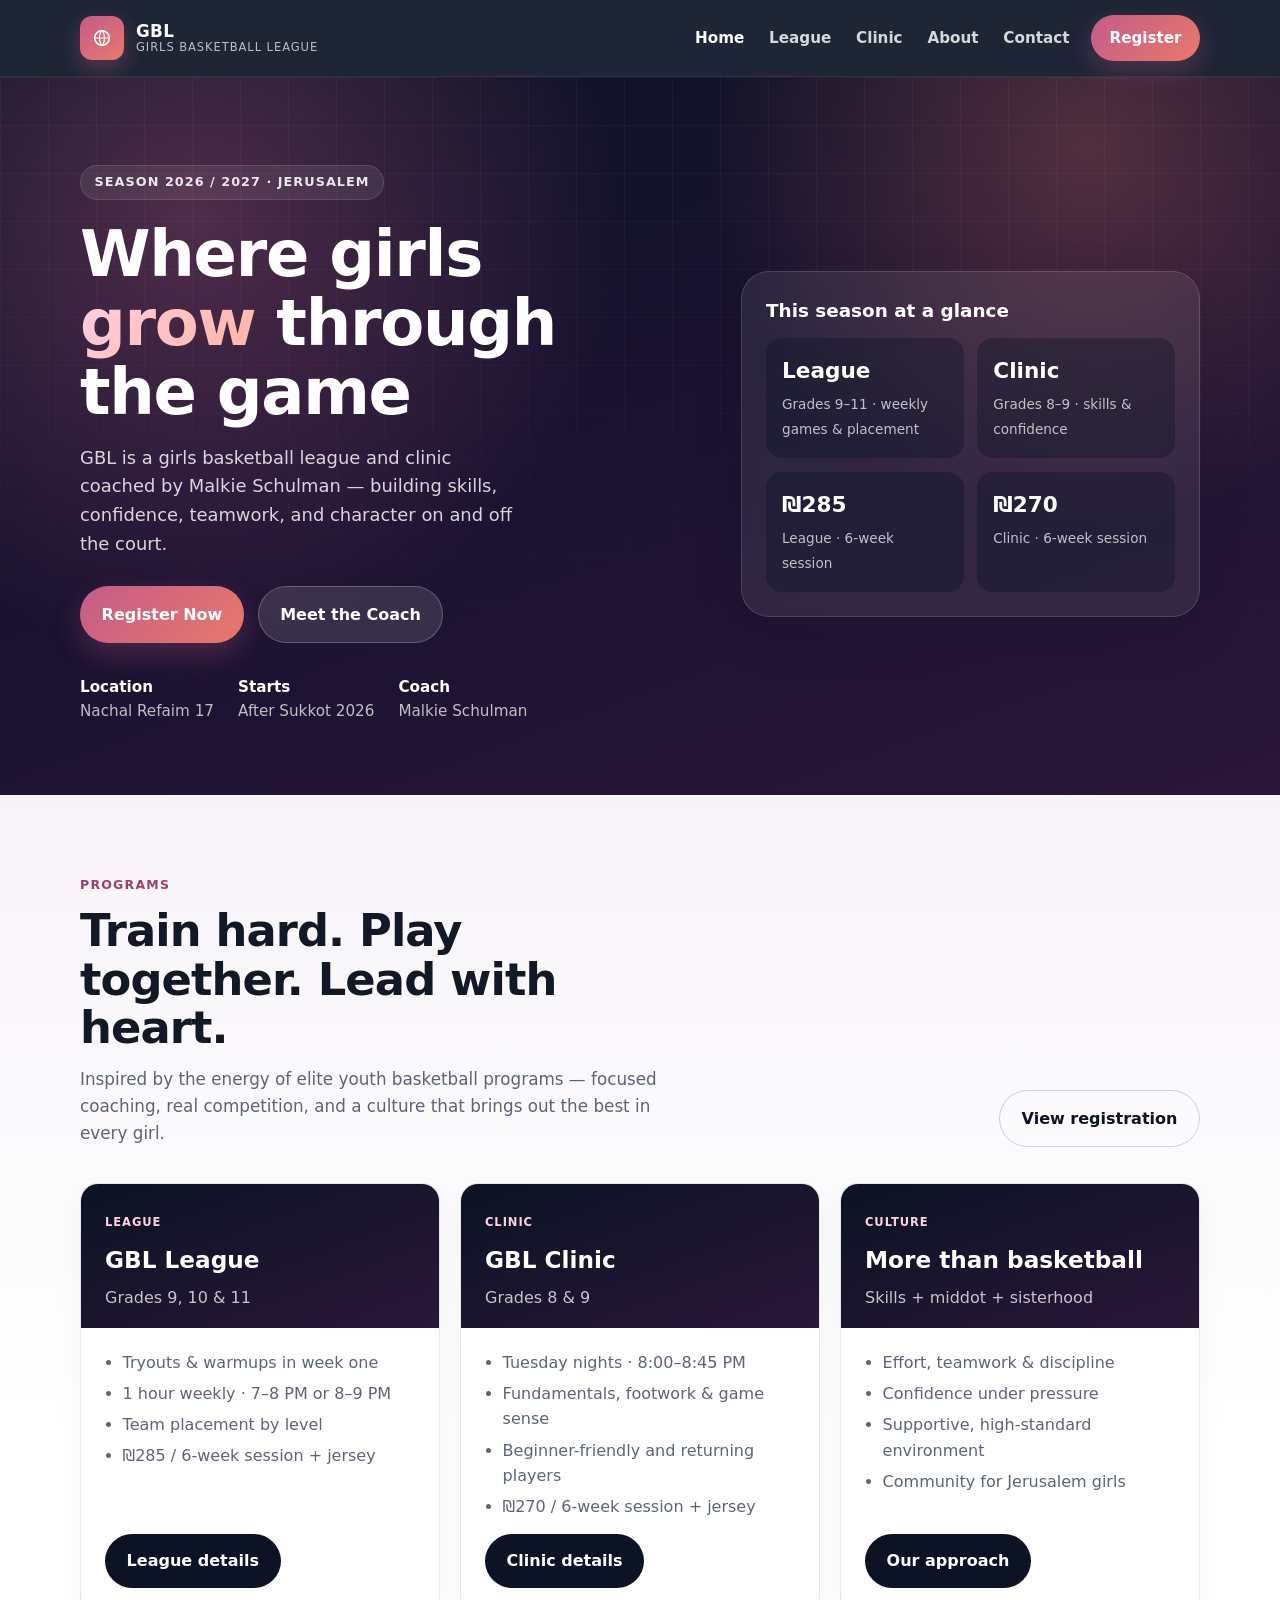
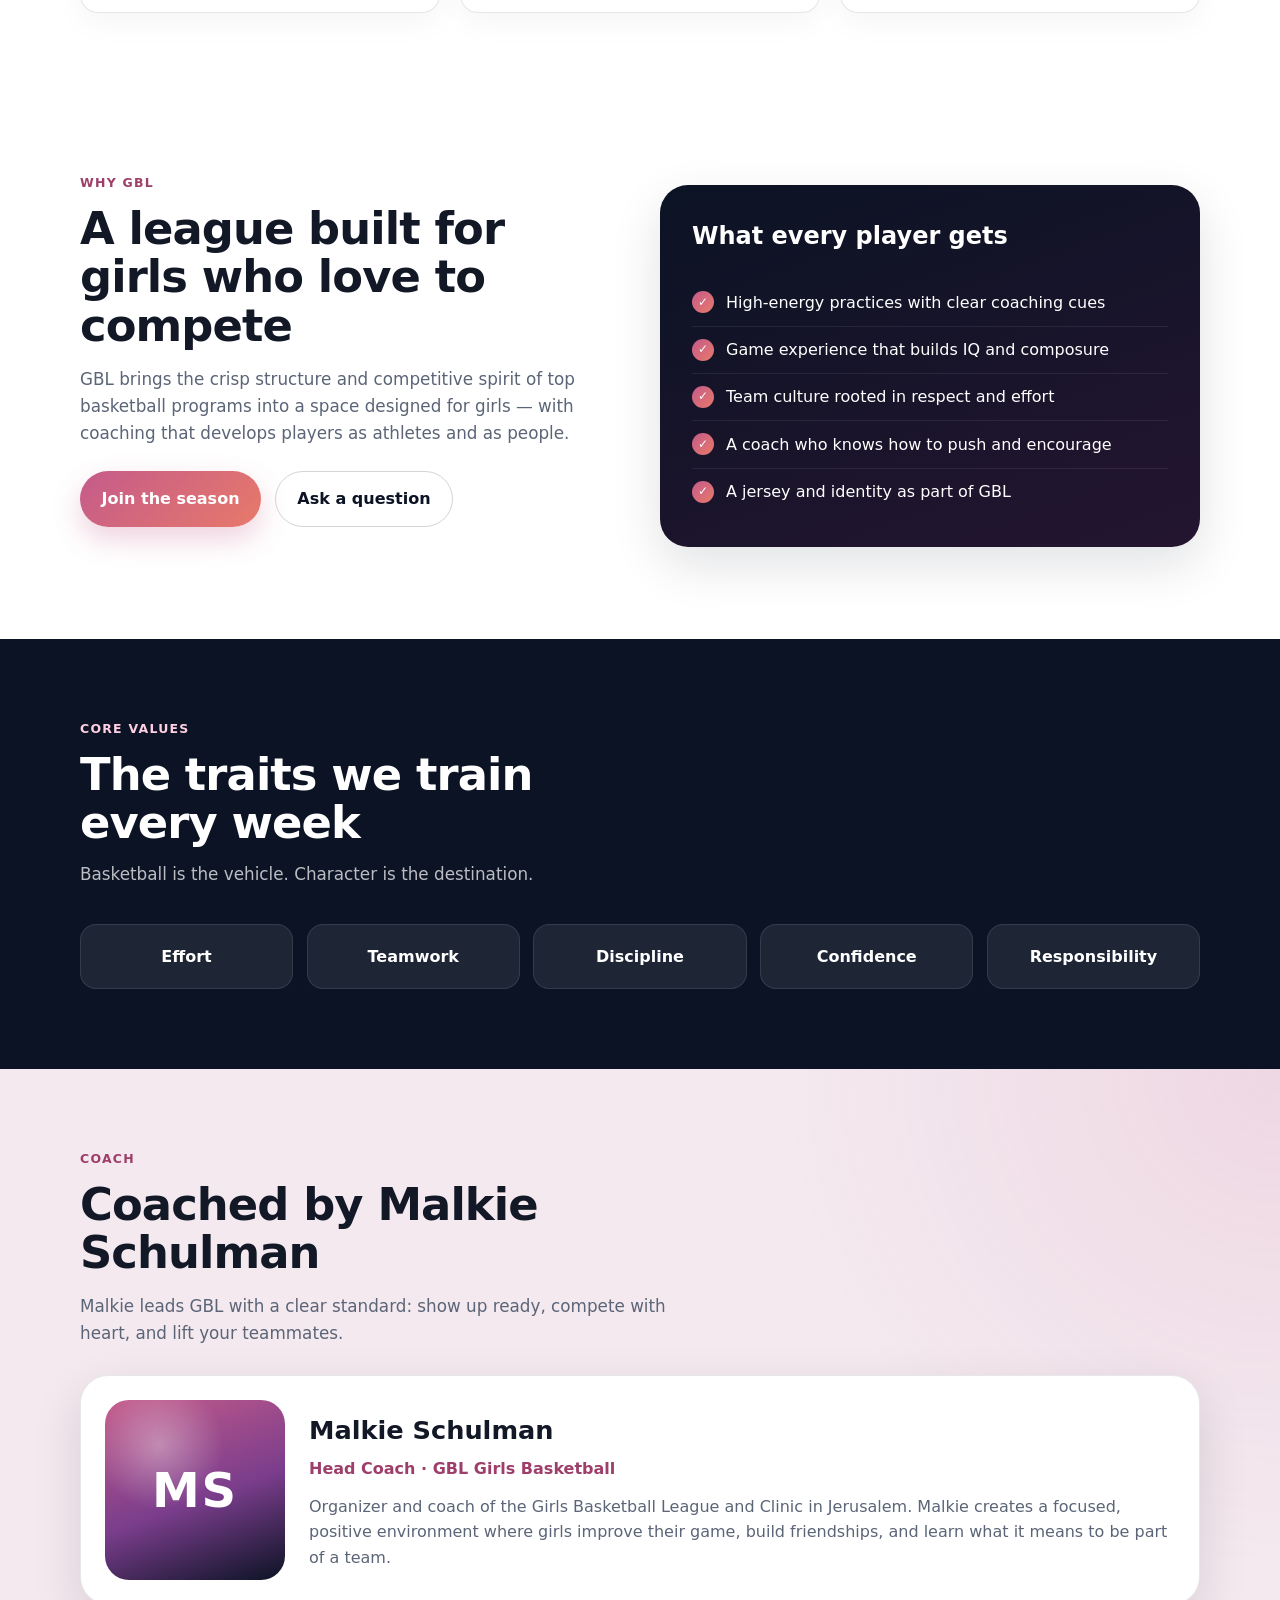
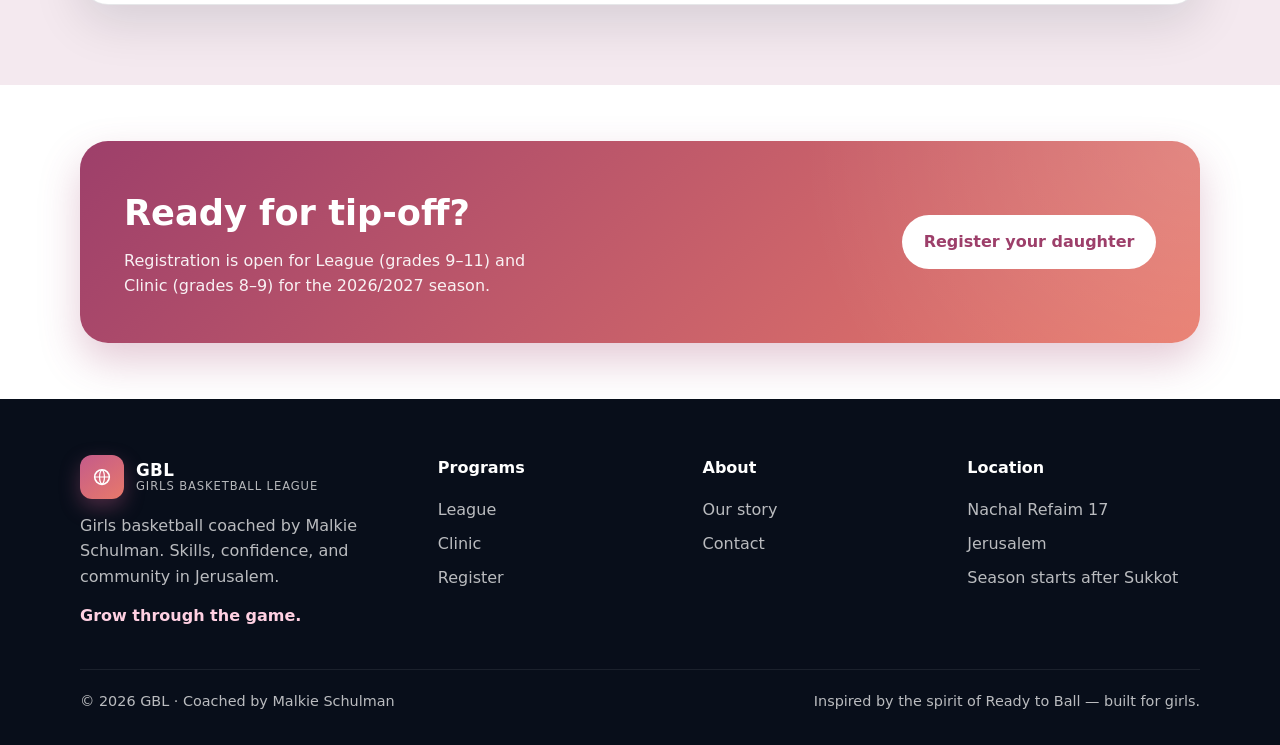
<file: index.html>
<!DOCTYPE html>
<html lang="en">
<head>
  <meta charset="UTF-8" />
  <meta name="viewport" content="width=device-width, initial-scale=1" />
  <title>GBL | Girls Basketball League with Malkie Schulman</title>
  <meta name="description" content="GBL — Girls Basketball League coached by Malkie Schulman. High-level basketball, teamwork, and confidence for girls in Jerusalem. Where growth meets the game." />
  <link rel="stylesheet" href="css/styles.css" />
  <link rel="icon" href="data:image/svg+xml,%3Csvg xmlns='http://www.w3.org/2000/svg' viewBox='0 0 64 64'%3E%3Crect width='64' height='64' rx='14' fill='%23c45b8a'/%3E%3Ccircle cx='32' cy='32' r='18' fill='none' stroke='white' stroke-width='3'/%3E%3Cpath d='M14 32h36M32 14c8 6 8 30 0 36M32 14c-8 6-8 30 0 36' fill='none' stroke='white' stroke-width='2'/%3E%3C/svg%3E" />
</head>
<body>
  <a class="skip-link" href="#main">Skip to content</a>

  <header class="site-header">
    <div class="container nav">
      <a class="brand" href="index.html" aria-label="GBL home">
        <span class="brand-mark" aria-hidden="true">
          <svg viewBox="0 0 64 64" aria-hidden="true"><circle cx="32" cy="32" r="18" fill="none" stroke="currentColor" stroke-width="4"/><path d="M14 32h36M32 14c8 6 8 30 0 36M32 14c-8 6-8 30 0 36" fill="none" stroke="currentColor" stroke-width="3"/></svg>
        </span>
        <span class="brand-text">
          <strong>GBL</strong>
          <span>Girls Basketball League</span>
        </span>
      </a>
      <button class="nav-toggle" type="button" aria-label="Open menu" aria-expanded="false">
        <span></span><span></span><span></span>
      </button>
      <ul class="nav-links">
        <li><a href="index.html" aria-current="page">Home</a></li>
        <li><a href="league.html">League</a></li>
        <li><a href="clinic.html">Clinic</a></li>
        <li><a href="about.html">About</a></li>
        <li><a href="contact.html">Contact</a></li>
        <li><a class="nav-cta" href="register.html">Register</a></li>
      </ul>
    </div>
  </header>

  <main id="main">
    <section class="hero">
      <div class="container hero-grid">
        <div>
          <div class="eyebrow">Season 2026 / 2027 · Jerusalem</div>
          <h1>Where girls <em>grow</em> through the game</h1>
          <p class="lead">
            GBL is a girls basketball league and clinic coached by Malkie Schulman —
            building skills, confidence, teamwork, and character on and off the court.
          </p>
          <div class="hero-actions">
            <a class="btn btn-primary" href="register.html">Register Now</a>
            <a class="btn btn-secondary" href="about.html">Meet the Coach</a>
          </div>
          <div class="hero-meta">
            <div><strong>Location</strong><br />Nachal Refaim 17</div>
            <div><strong>Starts</strong><br />After Sukkot 2026</div>
            <div><strong>Coach</strong><br />Malkie Schulman</div>
          </div>
        </div>
        <aside class="hero-card" aria-label="Season highlights">
          <h2>This season at a glance</h2>
          <div class="stat-grid">
            <div class="stat">
              <strong>League</strong>
              <span>Grades 9–11 · weekly games &amp; placement</span>
            </div>
            <div class="stat">
              <strong>Clinic</strong>
              <span>Grades 8–9 · skills &amp; confidence</span>
            </div>
            <div class="stat">
              <strong>₪285</strong>
              <span>League · 6-week session</span>
            </div>
            <div class="stat">
              <strong>₪270</strong>
              <span>Clinic · 6-week session</span>
            </div>
          </div>
        </aside>
      </div>
    </section>

    <section class="bg-soft">
      <div class="container">
        <div class="section-head">
          <div>
            <p class="section-kicker">Programs</p>
            <h2 class="section-title">Train hard. Play together. Lead with heart.</h2>
            <p class="section-copy">
              Inspired by the energy of elite youth basketball programs — focused coaching,
              real competition, and a culture that brings out the best in every girl.
            </p>
          </div>
          <a class="btn btn-outline" href="register.html">View registration</a>
        </div>

        <div class="card-grid">
          <article class="card program-card">
            <div class="program-top">
              <span class="tag">League</span>
              <h3>GBL League</h3>
              <p>Grades 9, 10 &amp; 11</p>
            </div>
            <div class="program-body">
              <ul>
                <li>Tryouts &amp; warmups in week one</li>
                <li>1 hour weekly · 7–8 PM or 8–9 PM</li>
                <li>Team placement by level</li>
                <li>₪285 / 6-week session + jersey</li>
              </ul>
              <a class="btn btn-dark" href="league.html">League details</a>
            </div>
          </article>

          <article class="card program-card">
            <div class="program-top">
              <span class="tag">Clinic</span>
              <h3>GBL Clinic</h3>
              <p>Grades 8 &amp; 9</p>
            </div>
            <div class="program-body">
              <ul>
                <li>Tuesday nights · 8:00–8:45 PM</li>
                <li>Fundamentals, footwork &amp; game sense</li>
                <li>Beginner-friendly and returning players</li>
                <li>₪270 / 6-week session + jersey</li>
              </ul>
              <a class="btn btn-dark" href="clinic.html">Clinic details</a>
            </div>
          </article>

          <article class="card program-card">
            <div class="program-top">
              <span class="tag">Culture</span>
              <h3>More than basketball</h3>
              <p>Skills + middot + sisterhood</p>
            </div>
            <div class="program-body">
              <ul>
                <li>Effort, teamwork &amp; discipline</li>
                <li>Confidence under pressure</li>
                <li>Supportive, high-standard environment</li>
                <li>Community for Jerusalem girls</li>
              </ul>
              <a class="btn btn-dark" href="about.html">Our approach</a>
            </div>
          </article>
        </div>
      </div>
    </section>

    <section>
      <div class="container split">
        <div>
          <p class="section-kicker">Why GBL</p>
          <h2 class="section-title">A league built for girls who love to compete</h2>
          <p class="section-copy">
            GBL brings the crisp structure and competitive spirit of top basketball programs
            into a space designed for girls — with coaching that develops players as athletes
            and as people.
          </p>
          <div class="hero-actions" style="margin-top: 1.5rem;">
            <a class="btn btn-primary" href="register.html">Join the season</a>
            <a class="btn btn-outline" href="contact.html">Ask a question</a>
          </div>
        </div>
        <div class="panel dark">
          <h3>What every player gets</h3>
          <ul class="checklist">
            <li><span class="check" aria-hidden="true">✓</span><span>High-energy practices with clear coaching cues</span></li>
            <li><span class="check" aria-hidden="true">✓</span><span>Game experience that builds IQ and composure</span></li>
            <li><span class="check" aria-hidden="true">✓</span><span>Team culture rooted in respect and effort</span></li>
            <li><span class="check" aria-hidden="true">✓</span><span>A coach who knows how to push and encourage</span></li>
            <li><span class="check" aria-hidden="true">✓</span><span>A jersey and identity as part of GBL</span></li>
          </ul>
        </div>
      </div>
    </section>

    <section class="bg-navy">
      <div class="container">
        <div class="section-head">
          <div>
            <p class="section-kicker" style="color:#ffd0e2;">Core values</p>
            <h2 class="section-title">The traits we train every week</h2>
            <p class="section-copy">Basketball is the vehicle. Character is the destination.</p>
          </div>
        </div>
        <div class="values">
          <div class="value-pill">Effort</div>
          <div class="value-pill">Teamwork</div>
          <div class="value-pill">Discipline</div>
          <div class="value-pill">Confidence</div>
          <div class="value-pill">Responsibility</div>
        </div>
      </div>
    </section>

    <section class="bg-blush">
      <div class="container">
        <p class="section-kicker">Coach</p>
        <h2 class="section-title">Coached by Malkie Schulman</h2>
        <p class="section-copy" style="margin-bottom: 1.75rem;">
          Malkie leads GBL with a clear standard: show up ready, compete with heart, and lift your teammates.
        </p>
        <div class="coach-card">
          <div class="coach-avatar" aria-hidden="true">MS</div>
          <div>
            <h3>Malkie Schulman</h3>
            <div class="role">Head Coach · GBL Girls Basketball</div>
            <p>
              Organizer and coach of the Girls Basketball League and Clinic in Jerusalem.
              Malkie creates a focused, positive environment where girls improve their game,
              build friendships, and learn what it means to be part of a team.
            </p>
          </div>
        </div>
      </div>
    </section>

    <section class="cta-band">
      <div class="container">
        <div class="cta-box">
          <div>
            <h2>Ready for tip-off?</h2>
            <p>Registration is open for League (grades 9–11) and Clinic (grades 8–9) for the 2026/2027 season.</p>
          </div>
          <a class="btn" href="register.html">Register your daughter</a>
        </div>
      </div>
    </section>
  </main>

  <footer class="site-footer">
    <div class="container">
      <div class="footer-grid">
        <div class="footer-brand">
          <a class="brand" href="index.html">
            <span class="brand-mark" aria-hidden="true">
              <svg viewBox="0 0 64 64"><circle cx="32" cy="32" r="18" fill="none" stroke="currentColor" stroke-width="4"/><path d="M14 32h36M32 14c8 6 8 30 0 36M32 14c-8 6-8 30 0 36" fill="none" stroke="currentColor" stroke-width="3"/></svg>
            </span>
            <span class="brand-text">
              <strong>GBL</strong>
              <span>Girls Basketball League</span>
            </span>
          </a>
          <p>Girls basketball coached by Malkie Schulman. Skills, confidence, and community in Jerusalem.</p>
          <p class="tagline">Grow through the game.</p>
        </div>
        <div>
          <h4>Programs</h4>
          <ul>
            <li><a href="league.html">League</a></li>
            <li><a href="clinic.html">Clinic</a></li>
            <li><a href="register.html">Register</a></li>
          </ul>
        </div>
        <div>
          <h4>About</h4>
          <ul>
            <li><a href="about.html">Our story</a></li>
            <li><a href="contact.html">Contact</a></li>
          </ul>
        </div>
        <div>
          <h4>Location</h4>
          <ul>
            <li>Nachal Refaim 17</li>
            <li>Jerusalem</li>
            <li>Season starts after Sukkot</li>
          </ul>
        </div>
      </div>
      <div class="footer-bottom">
        <span>© <span id="year">2026</span> GBL · Coached by Malkie Schulman</span>
        <span>Inspired by the spirit of Ready to Ball — built for girls.</span>
      </div>
    </div>
  </footer>

  <script src="js/main.js"></script>
  <script>document.getElementById("year").textContent = new Date().getFullYear();</script>
</body>
</html>
</file>
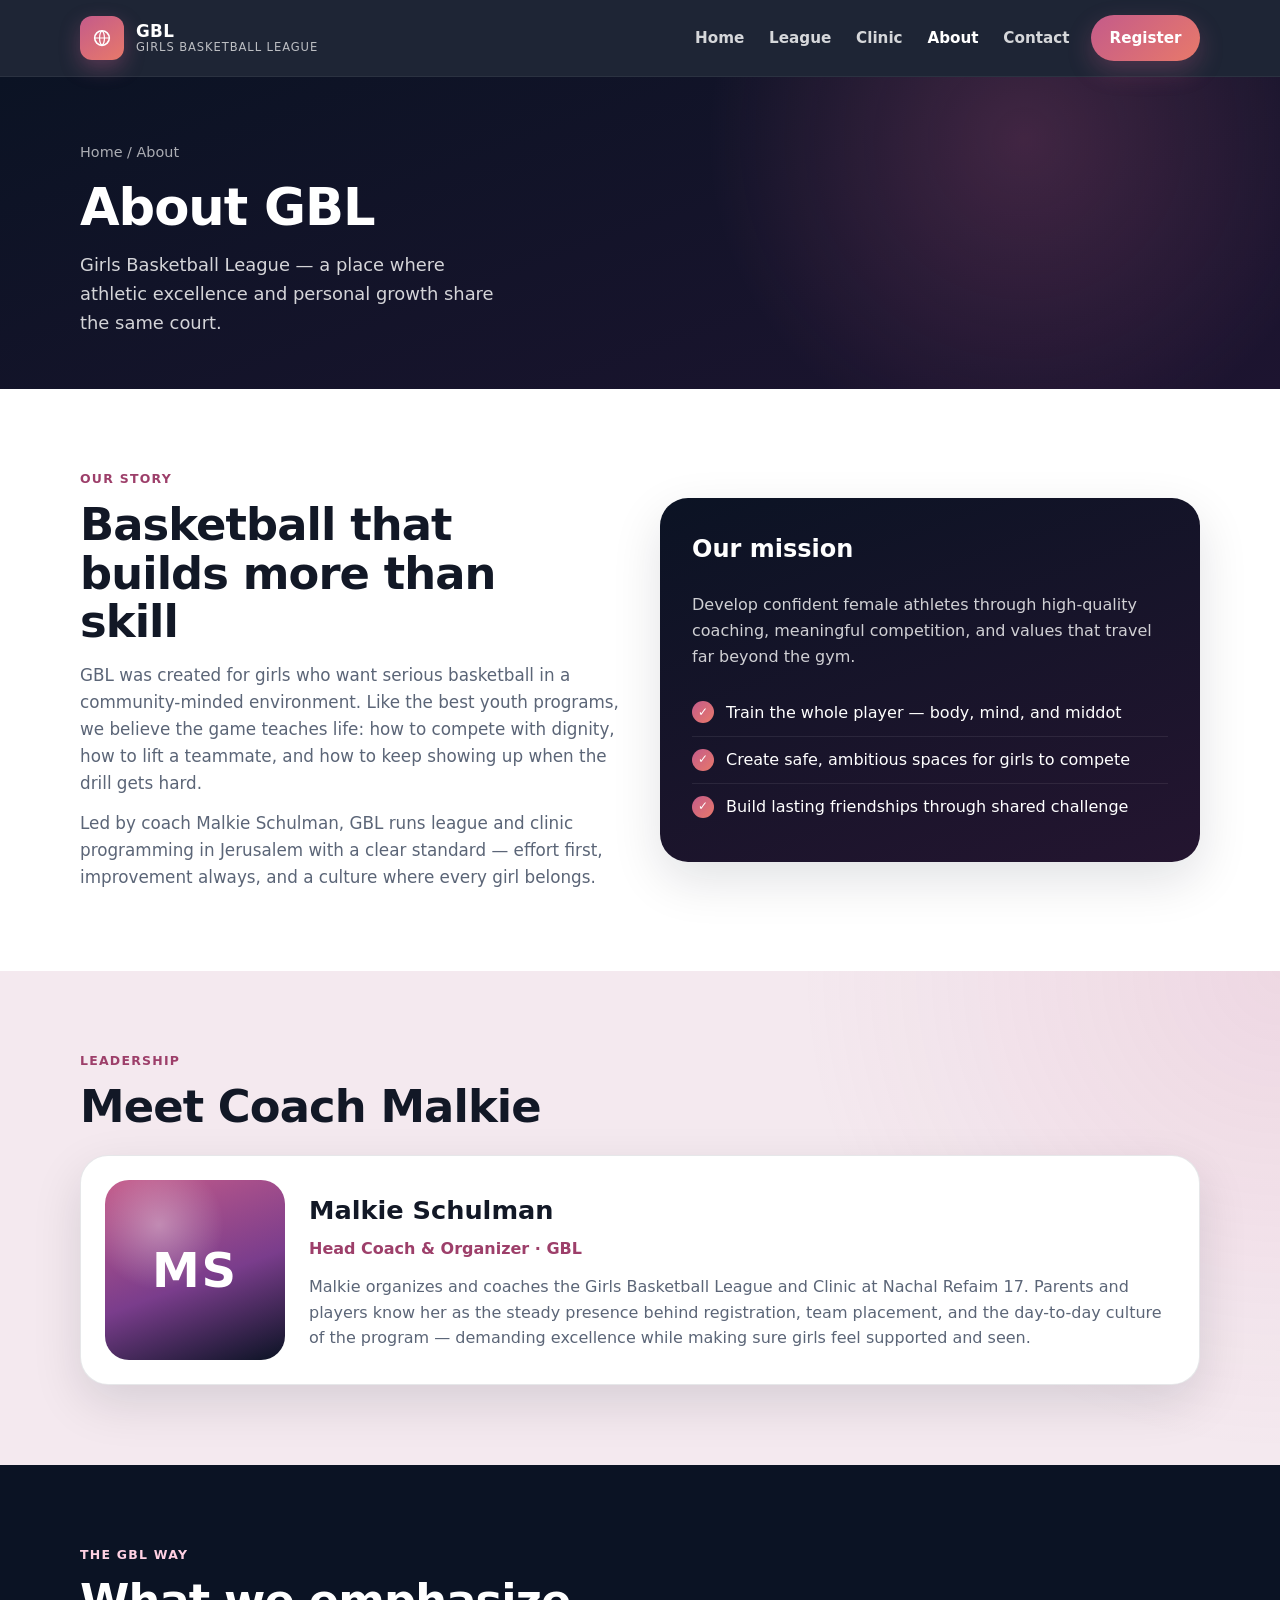
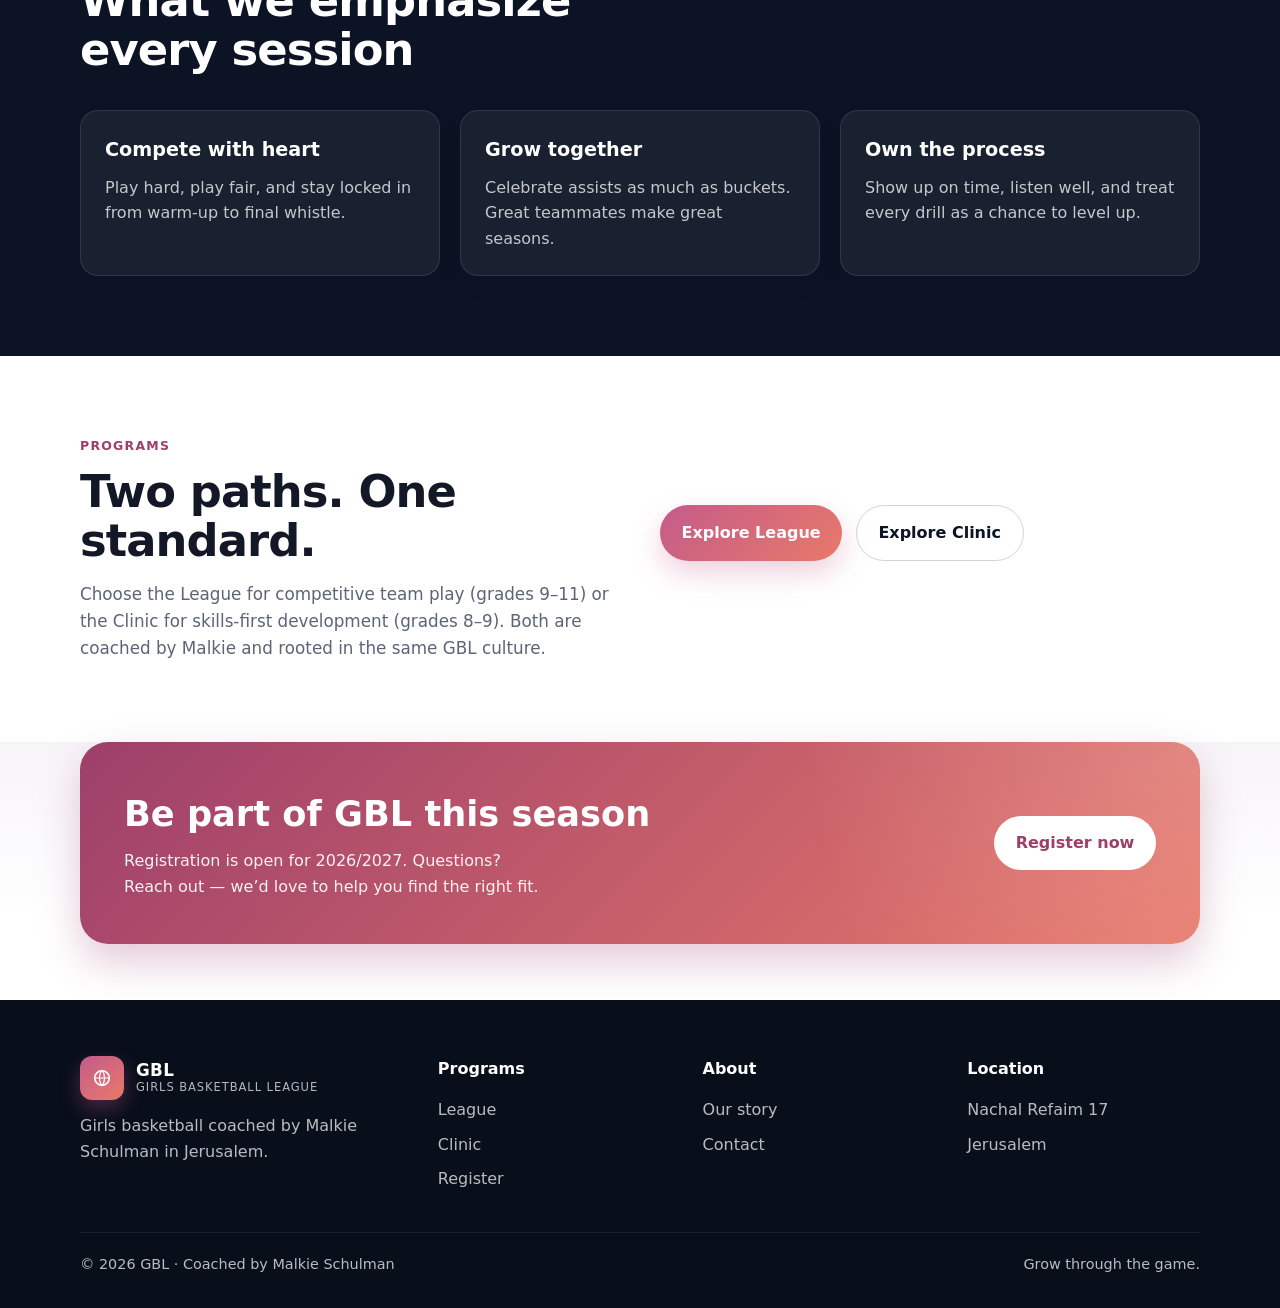
<file: about.html>
<!DOCTYPE html>
<html lang="en">
<head>
  <meta charset="UTF-8" />
  <meta name="viewport" content="width=device-width, initial-scale=1" />
  <title>About GBL | Coached by Malkie Schulman</title>
  <meta name="description" content="Learn about GBL — Girls Basketball League coached by Malkie Schulman. A Jerusalem program built on skill, character, and community." />
  <link rel="stylesheet" href="css/styles.css" />
  <link rel="icon" href="data:image/svg+xml,%3Csvg xmlns='http://www.w3.org/2000/svg' viewBox='0 0 64 64'%3E%3Crect width='64' height='64' rx='14' fill='%23c45b8a'/%3E%3Ccircle cx='32' cy='32' r='18' fill='none' stroke='white' stroke-width='3'/%3E%3Cpath d='M14 32h36M32 14c8 6 8 30 0 36M32 14c-8 6-8 30 0 36' fill='none' stroke='white' stroke-width='2'/%3E%3C/svg%3E" />
</head>
<body>
  <a class="skip-link" href="#main">Skip to content</a>
  <header class="site-header">
    <div class="container nav">
      <a class="brand" href="index.html" aria-label="GBL home">
        <span class="brand-mark" aria-hidden="true">
          <svg viewBox="0 0 64 64"><circle cx="32" cy="32" r="18" fill="none" stroke="currentColor" stroke-width="4"/><path d="M14 32h36M32 14c8 6 8 30 0 36M32 14c-8 6-8 30 0 36" fill="none" stroke="currentColor" stroke-width="3"/></svg>
        </span>
        <span class="brand-text"><strong>GBL</strong><span>Girls Basketball League</span></span>
      </a>
      <button class="nav-toggle" type="button" aria-label="Open menu" aria-expanded="false"><span></span><span></span><span></span></button>
      <ul class="nav-links">
        <li><a href="index.html">Home</a></li>
        <li><a href="league.html">League</a></li>
        <li><a href="clinic.html">Clinic</a></li>
        <li><a href="about.html" aria-current="page">About</a></li>
        <li><a href="contact.html">Contact</a></li>
        <li><a class="nav-cta" href="register.html">Register</a></li>
      </ul>
    </div>
  </header>

  <main id="main">
    <section class="page-hero">
      <div class="container">
        <div class="breadcrumb"><a href="index.html">Home</a> / About</div>
        <h1>About GBL</h1>
        <p class="lead">Girls Basketball League — a place where athletic excellence and personal growth share the same court.</p>
      </div>
    </section>

    <section>
      <div class="container split">
        <div>
          <p class="section-kicker">Our story</p>
          <h2 class="section-title">Basketball that builds more than skill</h2>
          <p class="section-copy">
            GBL was created for girls who want serious basketball in a community-minded environment.
            Like the best youth programs, we believe the game teaches life: how to compete with dignity,
            how to lift a teammate, and how to keep showing up when the drill gets hard.
          </p>
          <p class="section-copy">
            Led by coach Malkie Schulman, GBL runs league and clinic programming in Jerusalem
            with a clear standard — effort first, improvement always, and a culture where every
            girl belongs.
          </p>
        </div>
        <div class="panel dark">
          <h3>Our mission</h3>
          <p style="margin:0 0 1rem;color:rgba(255,255,255,.8);">
            Develop confident female athletes through high-quality coaching, meaningful competition,
            and values that travel far beyond the gym.
          </p>
          <ul class="checklist">
            <li><span class="check">✓</span><span>Train the whole player — body, mind, and middot</span></li>
            <li><span class="check">✓</span><span>Create safe, ambitious spaces for girls to compete</span></li>
            <li><span class="check">✓</span><span>Build lasting friendships through shared challenge</span></li>
          </ul>
        </div>
      </div>
    </section>

    <section class="bg-blush">
      <div class="container">
        <p class="section-kicker">Leadership</p>
        <h2 class="section-title">Meet Coach Malkie</h2>
        <div class="coach-card" style="margin-top:1.5rem;">
          <div class="coach-avatar" aria-hidden="true">MS</div>
          <div>
            <h3>Malkie Schulman</h3>
            <div class="role">Head Coach &amp; Organizer · GBL</div>
            <p>
              Malkie organizes and coaches the Girls Basketball League and Clinic at Nachal Refaim 17.
              Parents and players know her as the steady presence behind registration, team placement,
              and the day-to-day culture of the program — demanding excellence while making sure girls
              feel supported and seen.
            </p>
          </div>
        </div>
      </div>
    </section>

    <section class="bg-navy">
      <div class="container">
        <div class="section-head">
          <div>
            <p class="section-kicker" style="color:#ffd0e2;">The GBL way</p>
            <h2 class="section-title">What we emphasize every session</h2>
          </div>
        </div>
        <div class="card-grid">
          <article class="card" style="background:rgba(255,255,255,.06);border-color:rgba(255,255,255,.1);color:#fff;">
            <h3 style="color:#fff;">Compete with heart</h3>
            <p style="color:rgba(255,255,255,.75);">Play hard, play fair, and stay locked in from warm-up to final whistle.</p>
          </article>
          <article class="card" style="background:rgba(255,255,255,.06);border-color:rgba(255,255,255,.1);color:#fff;">
            <h3 style="color:#fff;">Grow together</h3>
            <p style="color:rgba(255,255,255,.75);">Celebrate assists as much as buckets. Great teammates make great seasons.</p>
          </article>
          <article class="card" style="background:rgba(255,255,255,.06);border-color:rgba(255,255,255,.1);color:#fff;">
            <h3 style="color:#fff;">Own the process</h3>
            <p style="color:rgba(255,255,255,.75);">Show up on time, listen well, and treat every drill as a chance to level up.</p>
          </article>
        </div>
      </div>
    </section>

    <section>
      <div class="container split">
        <div>
          <p class="section-kicker">Programs</p>
          <h2 class="section-title">Two paths. One standard.</h2>
          <p class="section-copy">
            Choose the League for competitive team play (grades 9–11) or the Clinic for skills-first
            development (grades 8–9). Both are coached by Malkie and rooted in the same GBL culture.
          </p>
        </div>
        <div class="hero-actions">
          <a class="btn btn-primary" href="league.html">Explore League</a>
          <a class="btn btn-outline" href="clinic.html">Explore Clinic</a>
        </div>
      </div>
    </section>

    <section class="cta-band bg-soft" style="padding-top:0;">
      <div class="container">
        <div class="cta-box">
          <div>
            <h2>Be part of GBL this season</h2>
            <p>Registration is open for 2026/2027. Questions? Reach out — we’d love to help you find the right fit.</p>
          </div>
          <a class="btn" href="register.html">Register now</a>
        </div>
      </div>
    </section>
  </main>

  <footer class="site-footer">
    <div class="container">
      <div class="footer-grid">
        <div class="footer-brand">
          <a class="brand" href="index.html">
            <span class="brand-mark" aria-hidden="true">
              <svg viewBox="0 0 64 64"><circle cx="32" cy="32" r="18" fill="none" stroke="currentColor" stroke-width="4"/><path d="M14 32h36M32 14c8 6 8 30 0 36M32 14c-8 6-8 30 0 36" fill="none" stroke="currentColor" stroke-width="3"/></svg>
            </span>
            <span class="brand-text"><strong>GBL</strong><span>Girls Basketball League</span></span>
          </a>
          <p>Girls basketball coached by Malkie Schulman in Jerusalem.</p>
        </div>
        <div>
          <h4>Programs</h4>
          <ul>
            <li><a href="league.html">League</a></li>
            <li><a href="clinic.html">Clinic</a></li>
            <li><a href="register.html">Register</a></li>
          </ul>
        </div>
        <div>
          <h4>About</h4>
          <ul>
            <li><a href="about.html">Our story</a></li>
            <li><a href="contact.html">Contact</a></li>
          </ul>
        </div>
        <div>
          <h4>Location</h4>
          <ul>
            <li>Nachal Refaim 17</li>
            <li>Jerusalem</li>
          </ul>
        </div>
      </div>
      <div class="footer-bottom">
        <span>© 2026 GBL · Coached by Malkie Schulman</span>
        <span>Grow through the game.</span>
      </div>
    </div>
  </footer>
  <script src="js/main.js"></script>
</body>
</html>
</file>
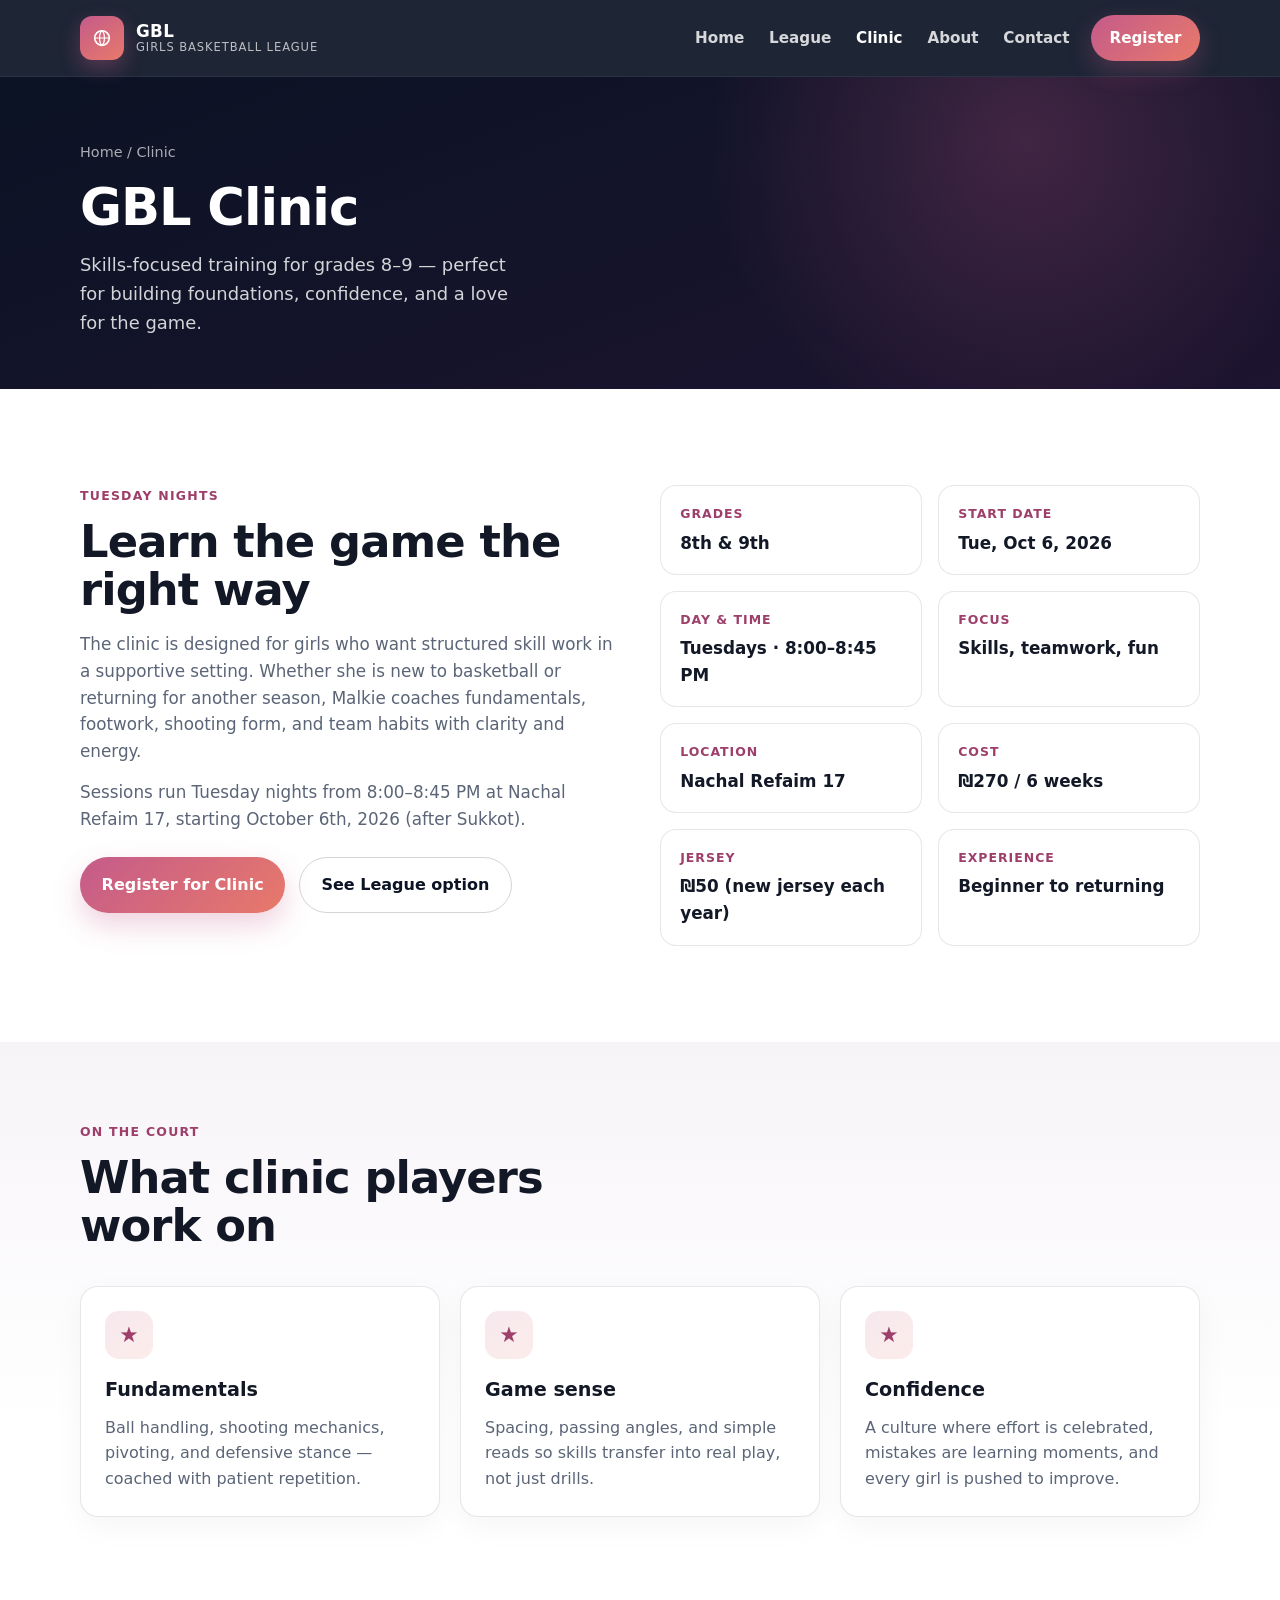
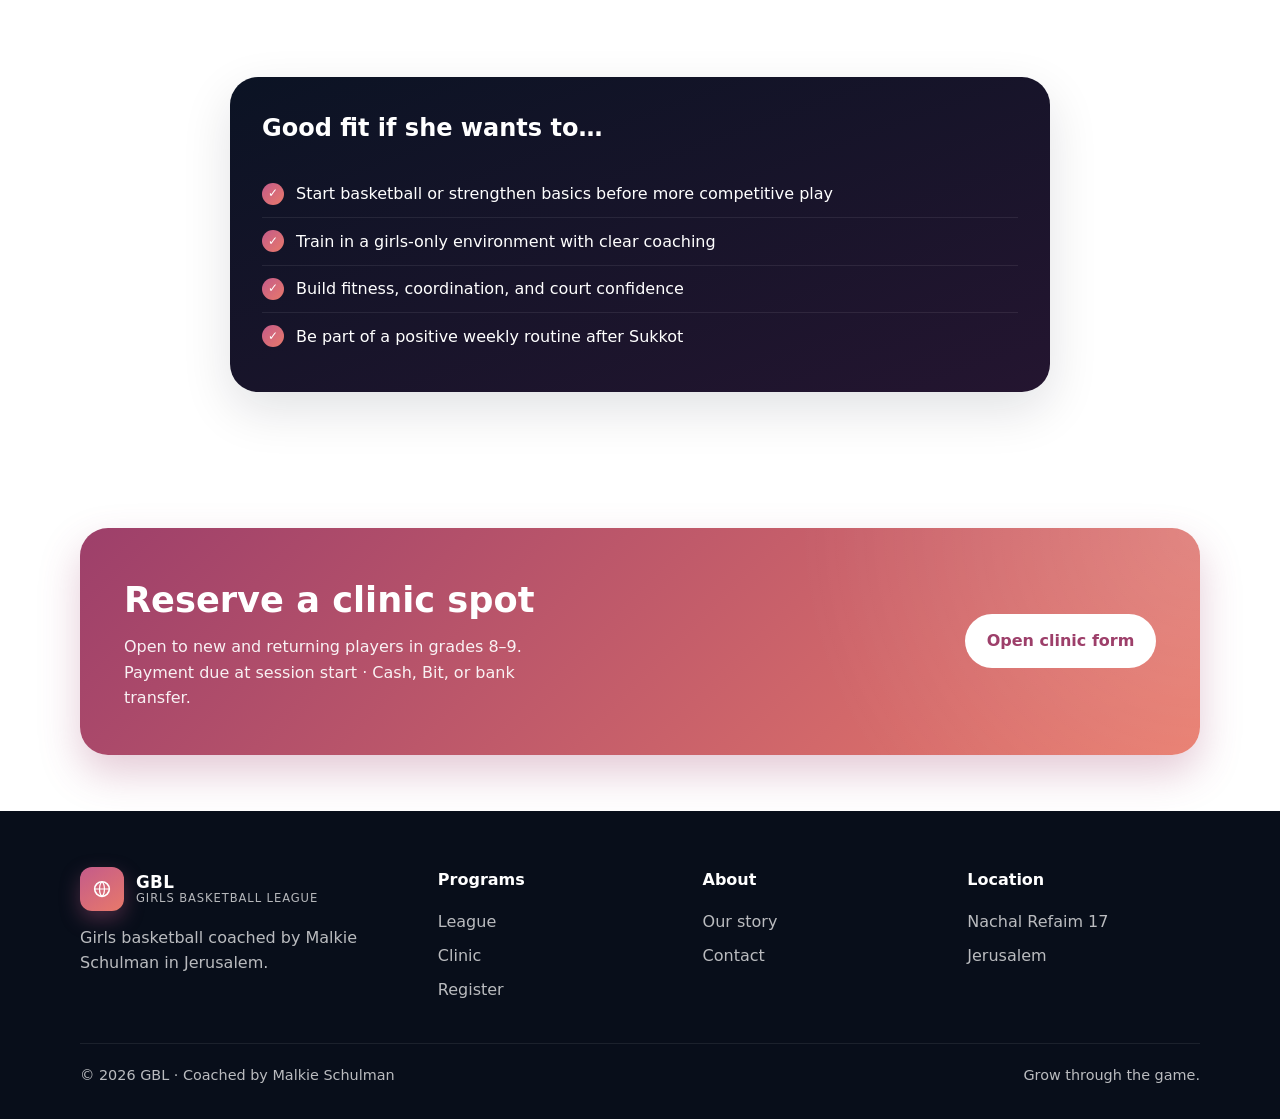
<file: clinic.html>
<!DOCTYPE html>
<html lang="en">
<head>
  <meta charset="UTF-8" />
  <meta name="viewport" content="width=device-width, initial-scale=1" />
  <title>GBL Clinic | Grades 8–9 · Malkie Schulman</title>
  <meta name="description" content="GBL Clinic for grades 8–9 with Malkie Schulman. Tuesday night skills training at Nachal Refaim 17 — fundamentals, teamwork, and confidence." />
  <link rel="stylesheet" href="css/styles.css" />
  <link rel="icon" href="data:image/svg+xml,%3Csvg xmlns='http://www.w3.org/2000/svg' viewBox='0 0 64 64'%3E%3Crect width='64' height='64' rx='14' fill='%23c45b8a'/%3E%3Ccircle cx='32' cy='32' r='18' fill='none' stroke='white' stroke-width='3'/%3E%3Cpath d='M14 32h36M32 14c8 6 8 30 0 36M32 14c-8 6-8 30 0 36' fill='none' stroke='white' stroke-width='2'/%3E%3C/svg%3E" />
</head>
<body>
  <a class="skip-link" href="#main">Skip to content</a>
  <header class="site-header">
    <div class="container nav">
      <a class="brand" href="index.html" aria-label="GBL home">
        <span class="brand-mark" aria-hidden="true">
          <svg viewBox="0 0 64 64"><circle cx="32" cy="32" r="18" fill="none" stroke="currentColor" stroke-width="4"/><path d="M14 32h36M32 14c8 6 8 30 0 36M32 14c-8 6-8 30 0 36" fill="none" stroke="currentColor" stroke-width="3"/></svg>
        </span>
        <span class="brand-text"><strong>GBL</strong><span>Girls Basketball League</span></span>
      </a>
      <button class="nav-toggle" type="button" aria-label="Open menu" aria-expanded="false"><span></span><span></span><span></span></button>
      <ul class="nav-links">
        <li><a href="index.html">Home</a></li>
        <li><a href="league.html">League</a></li>
        <li><a href="clinic.html" aria-current="page">Clinic</a></li>
        <li><a href="about.html">About</a></li>
        <li><a href="contact.html">Contact</a></li>
        <li><a class="nav-cta" href="register.html">Register</a></li>
      </ul>
    </div>
  </header>

  <main id="main">
    <section class="page-hero">
      <div class="container">
        <div class="breadcrumb"><a href="index.html">Home</a> / Clinic</div>
        <h1>GBL Clinic</h1>
        <p class="lead">Skills-focused training for grades 8–9 — perfect for building foundations, confidence, and a love for the game.</p>
      </div>
    </section>

    <section>
      <div class="container split">
        <div>
          <p class="section-kicker">Tuesday nights</p>
          <h2 class="section-title">Learn the game the right way</h2>
          <p class="section-copy">
            The clinic is designed for girls who want structured skill work in a supportive setting.
            Whether she is new to basketball or returning for another season, Malkie coaches
            fundamentals, footwork, shooting form, and team habits with clarity and energy.
          </p>
          <p class="section-copy">
            Sessions run Tuesday nights from 8:00–8:45 PM at Nachal Refaim 17, starting
            October 6th, 2026 (after Sukkot).
          </p>
          <div class="hero-actions" style="margin-top:1.5rem;">
            <a class="btn btn-primary" href="https://form.jotform.com/261312344566151" target="_blank" rel="noopener noreferrer">Register for Clinic</a>
            <a class="btn btn-outline" href="league.html">See League option</a>
          </div>
        </div>
        <div>
          <dl class="detail-grid">
            <div class="detail"><dt>Grades</dt><dd>8th &amp; 9th</dd></div>
            <div class="detail"><dt>Start date</dt><dd>Tue, Oct 6, 2026</dd></div>
            <div class="detail"><dt>Day &amp; time</dt><dd>Tuesdays · 8:00–8:45 PM</dd></div>
            <div class="detail"><dt>Focus</dt><dd>Skills, teamwork, fun</dd></div>
            <div class="detail"><dt>Location</dt><dd>Nachal Refaim 17</dd></div>
            <div class="detail"><dt>Cost</dt><dd>₪270 / 6 weeks</dd></div>
            <div class="detail"><dt>Jersey</dt><dd>₪50 (new jersey each year)</dd></div>
            <div class="detail"><dt>Experience</dt><dd>Beginner to returning</dd></div>
          </dl>
        </div>
      </div>
    </section>

    <section class="bg-soft">
      <div class="container">
        <div class="section-head">
          <div>
            <p class="section-kicker">On the court</p>
            <h2 class="section-title">What clinic players work on</h2>
          </div>
        </div>
        <div class="card-grid">
          <article class="card">
            <div class="card-icon" aria-hidden="true">★</div>
            <h3>Fundamentals</h3>
            <p>Ball handling, shooting mechanics, pivoting, and defensive stance — coached with patient repetition.</p>
          </article>
          <article class="card">
            <div class="card-icon" aria-hidden="true">★</div>
            <h3>Game sense</h3>
            <p>Spacing, passing angles, and simple reads so skills transfer into real play, not just drills.</p>
          </article>
          <article class="card">
            <div class="card-icon" aria-hidden="true">★</div>
            <h3>Confidence</h3>
            <p>A culture where effort is celebrated, mistakes are learning moments, and every girl is pushed to improve.</p>
          </article>
        </div>
      </div>
    </section>

    <section>
      <div class="container">
        <div class="panel dark" style="max-width:820px;margin-inline:auto;">
          <h3>Good fit if she wants to…</h3>
          <ul class="checklist">
            <li><span class="check">✓</span><span>Start basketball or strengthen basics before more competitive play</span></li>
            <li><span class="check">✓</span><span>Train in a girls-only environment with clear coaching</span></li>
            <li><span class="check">✓</span><span>Build fitness, coordination, and court confidence</span></li>
            <li><span class="check">✓</span><span>Be part of a positive weekly routine after Sukkot</span></li>
          </ul>
        </div>
      </div>
    </section>

    <section class="cta-band">
      <div class="container">
        <div class="cta-box">
          <div>
            <h2>Reserve a clinic spot</h2>
            <p>Open to new and returning players in grades 8–9. Payment due at session start · Cash, Bit, or bank transfer.</p>
          </div>
          <a class="btn" href="https://form.jotform.com/261312344566151" target="_blank" rel="noopener noreferrer">Open clinic form</a>
        </div>
      </div>
    </section>
  </main>

  <footer class="site-footer">
    <div class="container">
      <div class="footer-grid">
        <div class="footer-brand">
          <a class="brand" href="index.html">
            <span class="brand-mark" aria-hidden="true">
              <svg viewBox="0 0 64 64"><circle cx="32" cy="32" r="18" fill="none" stroke="currentColor" stroke-width="4"/><path d="M14 32h36M32 14c8 6 8 30 0 36M32 14c-8 6-8 30 0 36" fill="none" stroke="currentColor" stroke-width="3"/></svg>
            </span>
            <span class="brand-text"><strong>GBL</strong><span>Girls Basketball League</span></span>
          </a>
          <p>Girls basketball coached by Malkie Schulman in Jerusalem.</p>
        </div>
        <div>
          <h4>Programs</h4>
          <ul>
            <li><a href="league.html">League</a></li>
            <li><a href="clinic.html">Clinic</a></li>
            <li><a href="register.html">Register</a></li>
          </ul>
        </div>
        <div>
          <h4>About</h4>
          <ul>
            <li><a href="about.html">Our story</a></li>
            <li><a href="contact.html">Contact</a></li>
          </ul>
        </div>
        <div>
          <h4>Location</h4>
          <ul>
            <li>Nachal Refaim 17</li>
            <li>Jerusalem</li>
          </ul>
        </div>
      </div>
      <div class="footer-bottom">
        <span>© 2026 GBL · Coached by Malkie Schulman</span>
        <span>Grow through the game.</span>
      </div>
    </div>
  </footer>
  <script src="js/main.js"></script>
</body>
</html>
</file>
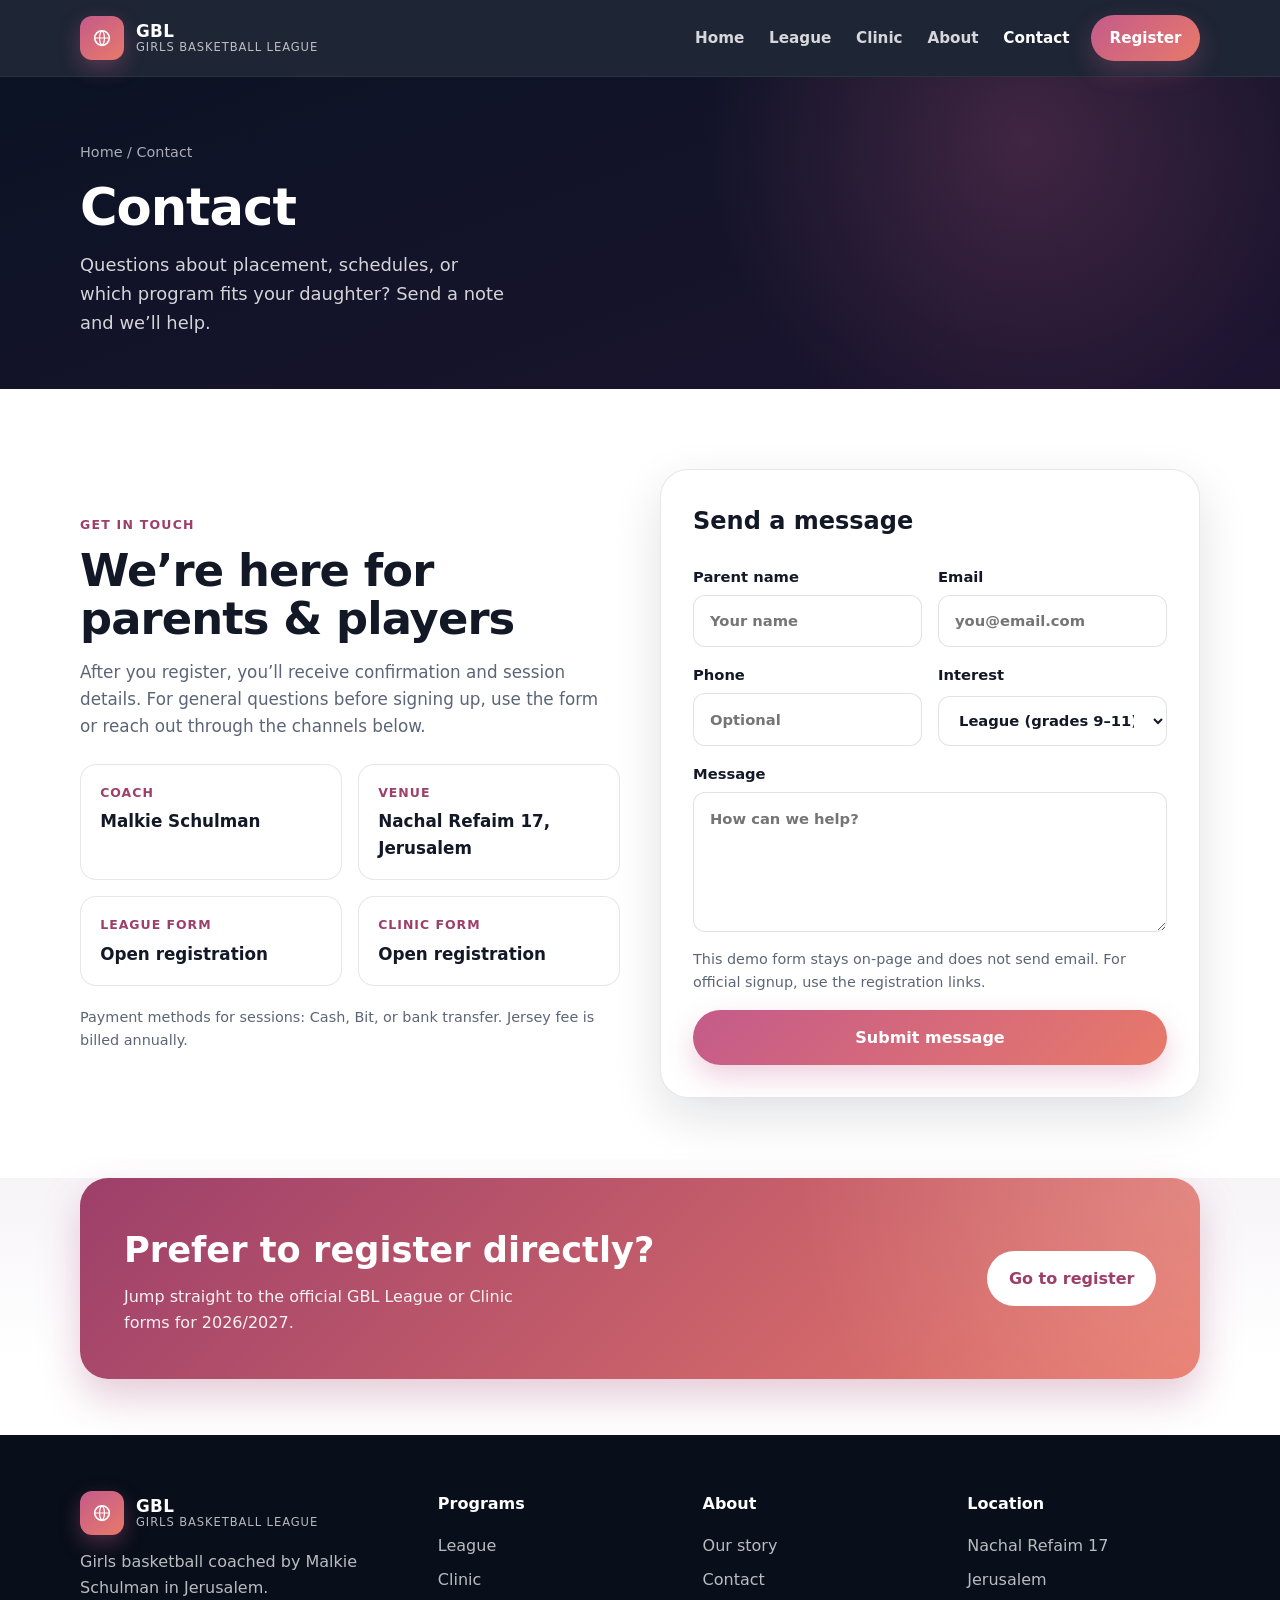
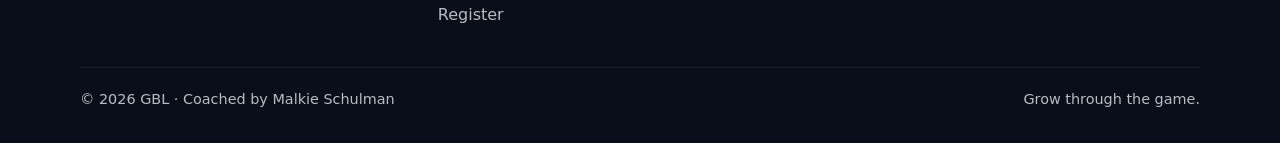
<file: contact.html>
<!DOCTYPE html>
<html lang="en">
<head>
  <meta charset="UTF-8" />
  <meta name="viewport" content="width=device-width, initial-scale=1" />
  <title>Contact GBL | Malkie Schulman</title>
  <meta name="description" content="Contact GBL and coach Malkie Schulman about league or clinic registration, schedules, and program questions." />
  <link rel="stylesheet" href="css/styles.css" />
  <link rel="icon" href="data:image/svg+xml,%3Csvg xmlns='http://www.w3.org/2000/svg' viewBox='0 0 64 64'%3E%3Crect width='64' height='64' rx='14' fill='%23c45b8a'/%3E%3Ccircle cx='32' cy='32' r='18' fill='none' stroke='white' stroke-width='3'/%3E%3Cpath d='M14 32h36M32 14c8 6 8 30 0 36M32 14c-8 6-8 30 0 36' fill='none' stroke='white' stroke-width='2'/%3E%3C/svg%3E" />
</head>
<body>
  <a class="skip-link" href="#main">Skip to content</a>
  <header class="site-header">
    <div class="container nav">
      <a class="brand" href="index.html" aria-label="GBL home">
        <span class="brand-mark" aria-hidden="true">
          <svg viewBox="0 0 64 64"><circle cx="32" cy="32" r="18" fill="none" stroke="currentColor" stroke-width="4"/><path d="M14 32h36M32 14c8 6 8 30 0 36M32 14c-8 6-8 30 0 36" fill="none" stroke="currentColor" stroke-width="3"/></svg>
        </span>
        <span class="brand-text"><strong>GBL</strong><span>Girls Basketball League</span></span>
      </a>
      <button class="nav-toggle" type="button" aria-label="Open menu" aria-expanded="false"><span></span><span></span><span></span></button>
      <ul class="nav-links">
        <li><a href="index.html">Home</a></li>
        <li><a href="league.html">League</a></li>
        <li><a href="clinic.html">Clinic</a></li>
        <li><a href="about.html">About</a></li>
        <li><a href="contact.html" aria-current="page">Contact</a></li>
        <li><a class="nav-cta" href="register.html">Register</a></li>
      </ul>
    </div>
  </header>

  <main id="main">
    <section class="page-hero">
      <div class="container">
        <div class="breadcrumb"><a href="index.html">Home</a> / Contact</div>
        <h1>Contact</h1>
        <p class="lead">Questions about placement, schedules, or which program fits your daughter? Send a note and we’ll help.</p>
      </div>
    </section>

    <section>
      <div class="container split">
        <div>
          <p class="section-kicker">Get in touch</p>
          <h2 class="section-title">We’re here for parents &amp; players</h2>
          <p class="section-copy">
            After you register, you’ll receive confirmation and session details.
            For general questions before signing up, use the form or reach out through the channels below.
          </p>
          <dl class="detail-grid" style="margin-top:1.5rem;">
            <div class="detail"><dt>Coach</dt><dd>Malkie Schulman</dd></div>
            <div class="detail"><dt>Venue</dt><dd>Nachal Refaim 17, Jerusalem</dd></div>
            <div class="detail"><dt>League form</dt><dd><a href="https://form.jotform.com/260521921305043" target="_blank" rel="noopener noreferrer">Open registration</a></dd></div>
            <div class="detail"><dt>Clinic form</dt><dd><a href="https://form.jotform.com/261312344566151" target="_blank" rel="noopener noreferrer">Open registration</a></dd></div>
          </dl>
          <p class="form-note" style="margin-top:1.25rem;">
            Payment methods for sessions: Cash, Bit, or bank transfer. Jersey fee is billed annually.
          </p>
        </div>

        <div class="panel">
          <h3>Send a message</h3>
          <form class="form" data-contact-form>
            <div class="form-row">
              <label>Parent name
                <input type="text" name="parent" required autocomplete="name" placeholder="Your name" />
              </label>
              <label>Email
                <input type="email" name="email" required autocomplete="email" placeholder="you@email.com" />
              </label>
            </div>
            <div class="form-row">
              <label>Phone
                <input type="tel" name="phone" autocomplete="tel" placeholder="Optional" />
              </label>
              <label>Interest
                <select name="interest">
                  <option value="league">League (grades 9–11)</option>
                  <option value="clinic">Clinic (grades 8–9)</option>
                  <option value="both">Not sure / both</option>
                  <option value="other">Other question</option>
                </select>
              </label>
            </div>
            <label>Message
              <textarea name="message" required placeholder="How can we help?"></textarea>
            </label>
            <p class="form-note">This demo form stays on-page and does not send email. For official signup, use the registration links.</p>
            <button class="btn btn-primary" type="submit">Submit message</button>
            <div class="form-success" role="status">Your entries passed validation. This demo has not sent or saved your message. Please use the registration forms for official enrollment.</div>
          </form>
        </div>
      </div>
    </section>

    <section class="cta-band bg-soft" style="padding-top:0;">
      <div class="container">
        <div class="cta-box">
          <div>
            <h2>Prefer to register directly?</h2>
            <p>Jump straight to the official GBL League or Clinic forms for 2026/2027.</p>
          </div>
          <a class="btn" href="register.html">Go to register</a>
        </div>
      </div>
    </section>
  </main>

  <footer class="site-footer">
    <div class="container">
      <div class="footer-grid">
        <div class="footer-brand">
          <a class="brand" href="index.html">
            <span class="brand-mark" aria-hidden="true">
              <svg viewBox="0 0 64 64"><circle cx="32" cy="32" r="18" fill="none" stroke="currentColor" stroke-width="4"/><path d="M14 32h36M32 14c8 6 8 30 0 36M32 14c-8 6-8 30 0 36" fill="none" stroke="currentColor" stroke-width="3"/></svg>
            </span>
            <span class="brand-text"><strong>GBL</strong><span>Girls Basketball League</span></span>
          </a>
          <p>Girls basketball coached by Malkie Schulman in Jerusalem.</p>
        </div>
        <div>
          <h4>Programs</h4>
          <ul>
            <li><a href="league.html">League</a></li>
            <li><a href="clinic.html">Clinic</a></li>
            <li><a href="register.html">Register</a></li>
          </ul>
        </div>
        <div>
          <h4>About</h4>
          <ul>
            <li><a href="about.html">Our story</a></li>
            <li><a href="contact.html">Contact</a></li>
          </ul>
        </div>
        <div>
          <h4>Location</h4>
          <ul>
            <li>Nachal Refaim 17</li>
            <li>Jerusalem</li>
          </ul>
        </div>
      </div>
      <div class="footer-bottom">
        <span>© 2026 GBL · Coached by Malkie Schulman</span>
        <span>Grow through the game.</span>
      </div>
    </div>
  </footer>
  <script src="js/main.js"></script>
</body>
</html>
</file>
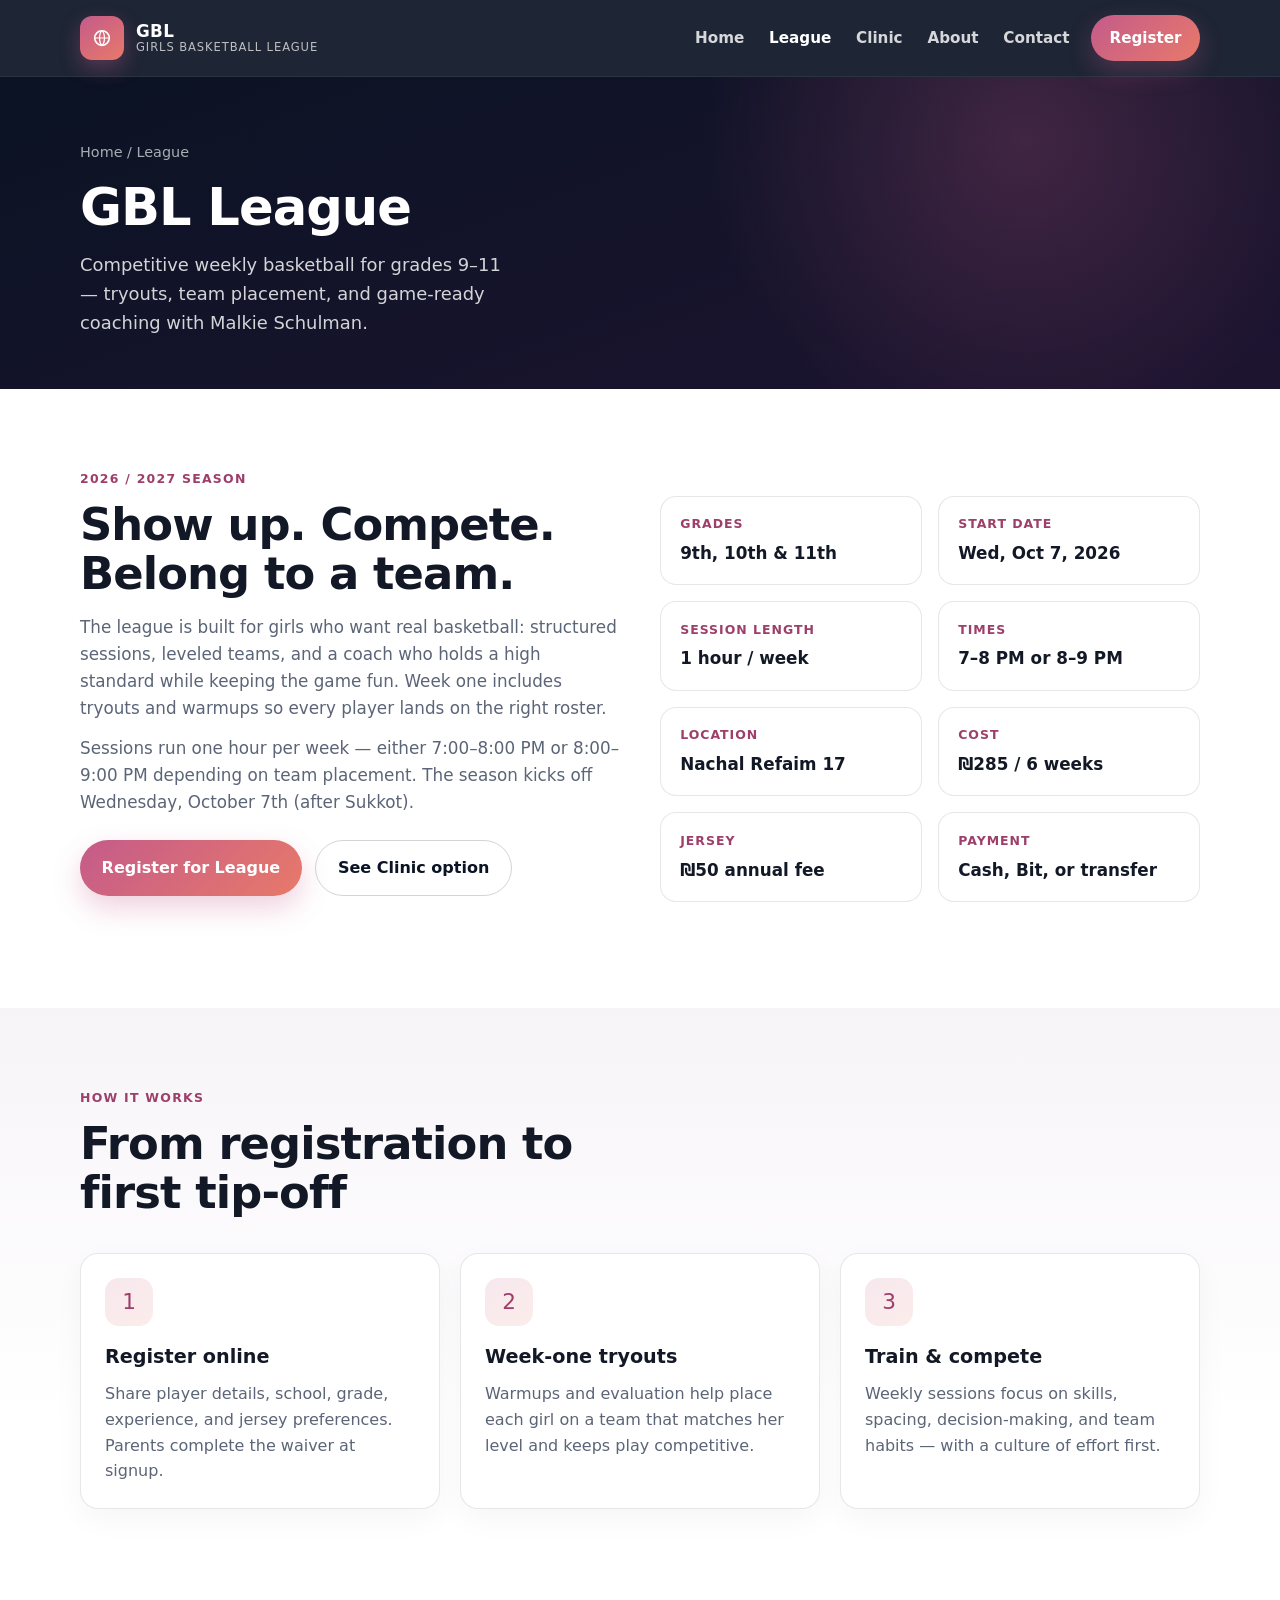
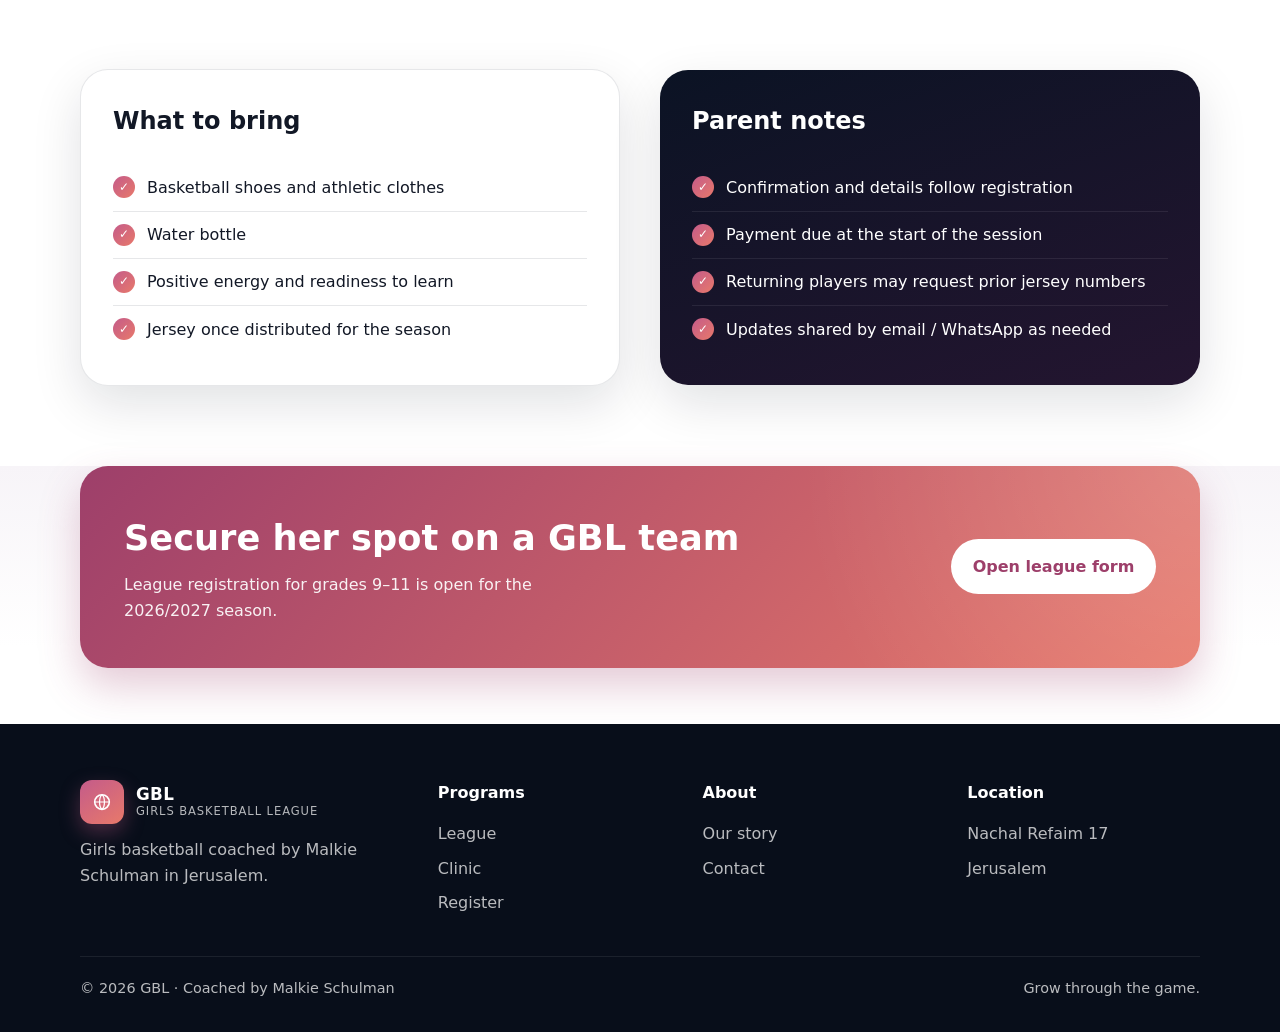
<file: league.html>
<!DOCTYPE html>
<html lang="en">
<head>
  <meta charset="UTF-8" />
  <meta name="viewport" content="width=device-width, initial-scale=1" />
  <title>GBL League | Grades 9–11 · Malkie Schulman</title>
  <meta name="description" content="Join the GBL League for grades 9–11. Weekly basketball with tryouts, team placement, and coaching by Malkie Schulman at Nachal Refaim 17." />
  <link rel="stylesheet" href="css/styles.css" />
  <link rel="icon" href="data:image/svg+xml,%3Csvg xmlns='http://www.w3.org/2000/svg' viewBox='0 0 64 64'%3E%3Crect width='64' height='64' rx='14' fill='%23c45b8a'/%3E%3Ccircle cx='32' cy='32' r='18' fill='none' stroke='white' stroke-width='3'/%3E%3Cpath d='M14 32h36M32 14c8 6 8 30 0 36M32 14c-8 6-8 30 0 36' fill='none' stroke='white' stroke-width='2'/%3E%3C/svg%3E" />
</head>
<body>
  <a class="skip-link" href="#main">Skip to content</a>
  <header class="site-header">
    <div class="container nav">
      <a class="brand" href="index.html" aria-label="GBL home">
        <span class="brand-mark" aria-hidden="true">
          <svg viewBox="0 0 64 64"><circle cx="32" cy="32" r="18" fill="none" stroke="currentColor" stroke-width="4"/><path d="M14 32h36M32 14c8 6 8 30 0 36M32 14c-8 6-8 30 0 36" fill="none" stroke="currentColor" stroke-width="3"/></svg>
        </span>
        <span class="brand-text"><strong>GBL</strong><span>Girls Basketball League</span></span>
      </a>
      <button class="nav-toggle" type="button" aria-label="Open menu" aria-expanded="false"><span></span><span></span><span></span></button>
      <ul class="nav-links">
        <li><a href="index.html">Home</a></li>
        <li><a href="league.html" aria-current="page">League</a></li>
        <li><a href="clinic.html">Clinic</a></li>
        <li><a href="about.html">About</a></li>
        <li><a href="contact.html">Contact</a></li>
        <li><a class="nav-cta" href="register.html">Register</a></li>
      </ul>
    </div>
  </header>

  <main id="main">
    <section class="page-hero">
      <div class="container">
        <div class="breadcrumb"><a href="index.html">Home</a> / League</div>
        <h1>GBL League</h1>
        <p class="lead">Competitive weekly basketball for grades 9–11 — tryouts, team placement, and game-ready coaching with Malkie Schulman.</p>
      </div>
    </section>

    <section>
      <div class="container split">
        <div>
          <p class="section-kicker">2026 / 2027 season</p>
          <h2 class="section-title">Show up. Compete. Belong to a team.</h2>
          <p class="section-copy">
            The league is built for girls who want real basketball: structured sessions,
            leveled teams, and a coach who holds a high standard while keeping the game fun.
            Week one includes tryouts and warmups so every player lands on the right roster.
          </p>
          <p class="section-copy">
            Sessions run one hour per week — either 7:00–8:00 PM or 8:00–9:00 PM depending on team placement.
            The season kicks off Wednesday, October 7th (after Sukkot).
          </p>
          <div class="hero-actions" style="margin-top:1.5rem;">
            <a class="btn btn-primary" href="https://form.jotform.com/260521921305043" target="_blank" rel="noopener noreferrer">Register for League</a>
            <a class="btn btn-outline" href="clinic.html">See Clinic option</a>
          </div>
        </div>
        <div>
          <dl class="detail-grid">
            <div class="detail"><dt>Grades</dt><dd>9th, 10th &amp; 11th</dd></div>
            <div class="detail"><dt>Start date</dt><dd>Wed, Oct 7, 2026</dd></div>
            <div class="detail"><dt>Session length</dt><dd>1 hour / week</dd></div>
            <div class="detail"><dt>Times</dt><dd>7–8 PM or 8–9 PM</dd></div>
            <div class="detail"><dt>Location</dt><dd>Nachal Refaim 17</dd></div>
            <div class="detail"><dt>Cost</dt><dd>₪285 / 6 weeks</dd></div>
            <div class="detail"><dt>Jersey</dt><dd>₪50 annual fee</dd></div>
            <div class="detail"><dt>Payment</dt><dd>Cash, Bit, or transfer</dd></div>
          </dl>
        </div>
      </div>
    </section>

    <section class="bg-soft">
      <div class="container">
        <div class="section-head">
          <div>
            <p class="section-kicker">How it works</p>
            <h2 class="section-title">From registration to first tip-off</h2>
          </div>
        </div>
        <div class="card-grid">
          <article class="card">
            <div class="card-icon" aria-hidden="true">1</div>
            <h3>Register online</h3>
            <p>Share player details, school, grade, experience, and jersey preferences. Parents complete the waiver at signup.</p>
          </article>
          <article class="card">
            <div class="card-icon" aria-hidden="true">2</div>
            <h3>Week-one tryouts</h3>
            <p>Warmups and evaluation help place each girl on a team that matches her level and keeps play competitive.</p>
          </article>
          <article class="card">
            <div class="card-icon" aria-hidden="true">3</div>
            <h3>Train &amp; compete</h3>
            <p>Weekly sessions focus on skills, spacing, decision-making, and team habits — with a culture of effort first.</p>
          </article>
        </div>
      </div>
    </section>

    <section>
      <div class="container split">
        <div class="panel">
          <h3>What to bring</h3>
          <ul class="checklist">
            <li><span class="check">✓</span><span>Basketball shoes and athletic clothes</span></li>
            <li><span class="check">✓</span><span>Water bottle</span></li>
            <li><span class="check">✓</span><span>Positive energy and readiness to learn</span></li>
            <li><span class="check">✓</span><span>Jersey once distributed for the season</span></li>
          </ul>
        </div>
        <div class="panel dark">
          <h3>Parent notes</h3>
          <ul class="checklist">
            <li><span class="check">✓</span><span>Confirmation and details follow registration</span></li>
            <li><span class="check">✓</span><span>Payment due at the start of the session</span></li>
            <li><span class="check">✓</span><span>Returning players may request prior jersey numbers</span></li>
            <li><span class="check">✓</span><span>Updates shared by email / WhatsApp as needed</span></li>
          </ul>
        </div>
      </div>
    </section>

    <section class="cta-band bg-soft" style="padding-top:0;">
      <div class="container">
        <div class="cta-box">
          <div>
            <h2>Secure her spot on a GBL team</h2>
            <p>League registration for grades 9–11 is open for the 2026/2027 season.</p>
          </div>
          <a class="btn" href="https://form.jotform.com/260521921305043" target="_blank" rel="noopener noreferrer">Open league form</a>
        </div>
      </div>
    </section>
  </main>

  <footer class="site-footer">
    <div class="container">
      <div class="footer-grid">
        <div class="footer-brand">
          <a class="brand" href="index.html">
            <span class="brand-mark" aria-hidden="true">
              <svg viewBox="0 0 64 64"><circle cx="32" cy="32" r="18" fill="none" stroke="currentColor" stroke-width="4"/><path d="M14 32h36M32 14c8 6 8 30 0 36M32 14c-8 6-8 30 0 36" fill="none" stroke="currentColor" stroke-width="3"/></svg>
            </span>
            <span class="brand-text"><strong>GBL</strong><span>Girls Basketball League</span></span>
          </a>
          <p>Girls basketball coached by Malkie Schulman in Jerusalem.</p>
        </div>
        <div>
          <h4>Programs</h4>
          <ul>
            <li><a href="league.html">League</a></li>
            <li><a href="clinic.html">Clinic</a></li>
            <li><a href="register.html">Register</a></li>
          </ul>
        </div>
        <div>
          <h4>About</h4>
          <ul>
            <li><a href="about.html">Our story</a></li>
            <li><a href="contact.html">Contact</a></li>
          </ul>
        </div>
        <div>
          <h4>Location</h4>
          <ul>
            <li>Nachal Refaim 17</li>
            <li>Jerusalem</li>
          </ul>
        </div>
      </div>
      <div class="footer-bottom">
        <span>© 2026 GBL · Coached by Malkie Schulman</span>
        <span>Grow through the game.</span>
      </div>
    </div>
  </footer>
  <script src="js/main.js"></script>
</body>
</html>
</file>
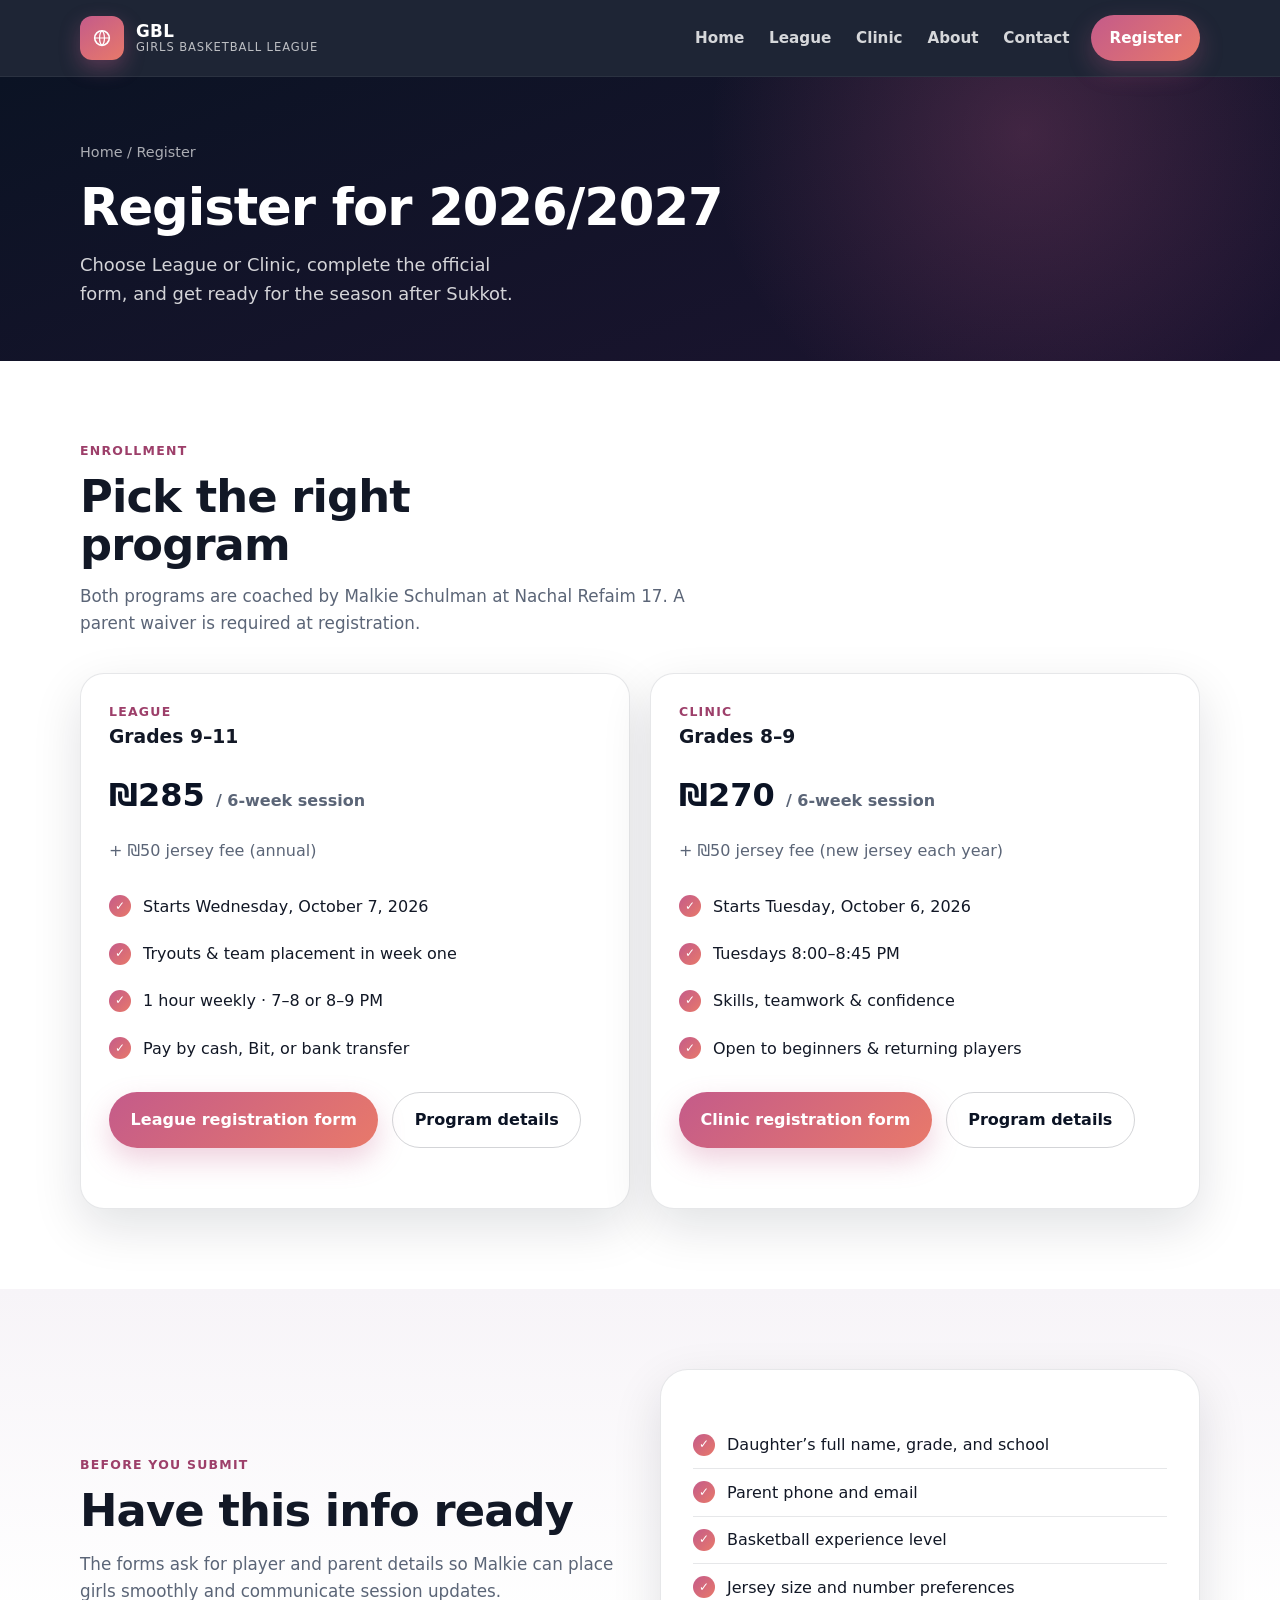
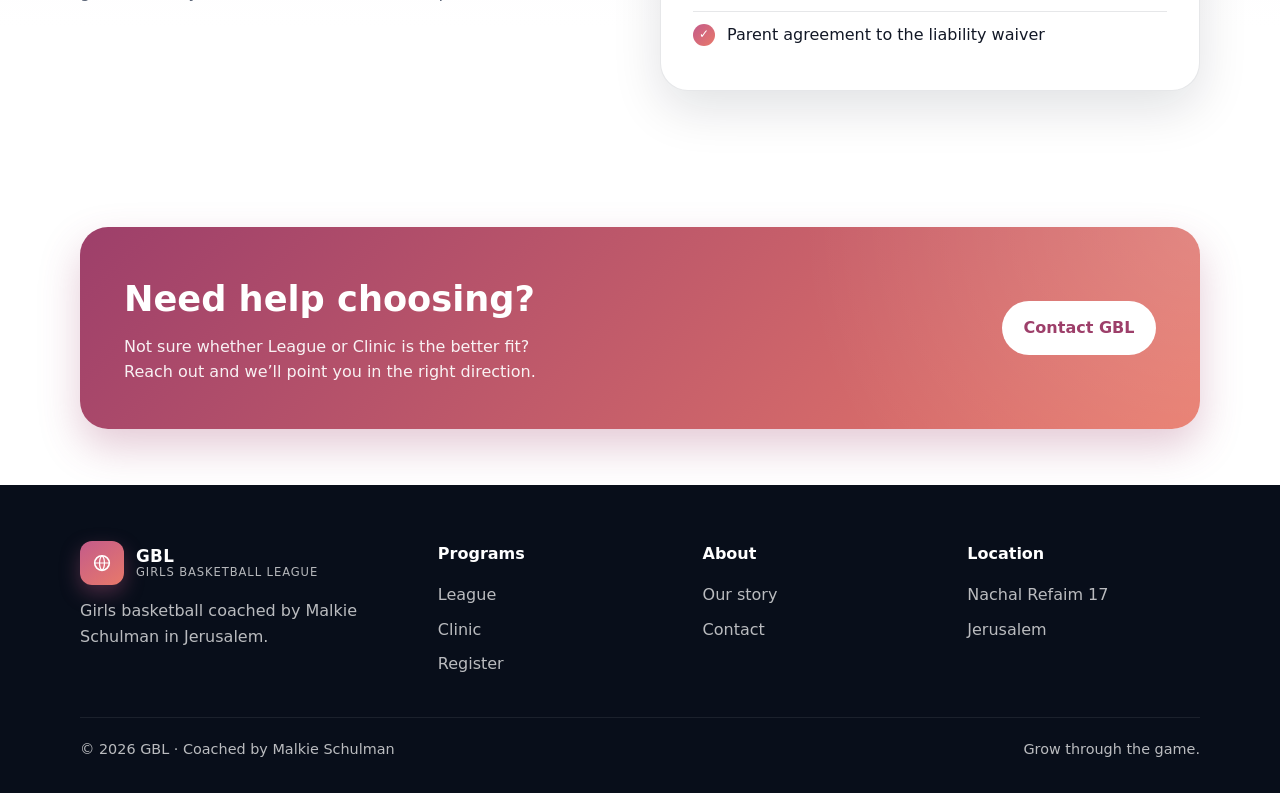
<file: register.html>
<!DOCTYPE html>
<html lang="en">
<head>
  <meta charset="UTF-8" />
  <meta name="viewport" content="width=device-width, initial-scale=1" />
  <title>Register | GBL Girls Basketball with Malkie Schulman</title>
  <meta name="description" content="Register for GBL League or Clinic 2026/2027. Coached by Malkie Schulman at Nachal Refaim 17, Jerusalem." />
  <link rel="stylesheet" href="css/styles.css" />
  <link rel="icon" href="data:image/svg+xml,%3Csvg xmlns='http://www.w3.org/2000/svg' viewBox='0 0 64 64'%3E%3Crect width='64' height='64' rx='14' fill='%23c45b8a'/%3E%3Ccircle cx='32' cy='32' r='18' fill='none' stroke='white' stroke-width='3'/%3E%3Cpath d='M14 32h36M32 14c8 6 8 30 0 36M32 14c-8 6-8 30 0 36' fill='none' stroke='white' stroke-width='2'/%3E%3C/svg%3E" />
</head>
<body>
  <a class="skip-link" href="#main">Skip to content</a>
  <header class="site-header">
    <div class="container nav">
      <a class="brand" href="index.html" aria-label="GBL home">
        <span class="brand-mark" aria-hidden="true">
          <svg viewBox="0 0 64 64"><circle cx="32" cy="32" r="18" fill="none" stroke="currentColor" stroke-width="4"/><path d="M14 32h36M32 14c8 6 8 30 0 36M32 14c-8 6-8 30 0 36" fill="none" stroke="currentColor" stroke-width="3"/></svg>
        </span>
        <span class="brand-text"><strong>GBL</strong><span>Girls Basketball League</span></span>
      </a>
      <button class="nav-toggle" type="button" aria-label="Open menu" aria-expanded="false"><span></span><span></span><span></span></button>
      <ul class="nav-links">
        <li><a href="index.html">Home</a></li>
        <li><a href="league.html">League</a></li>
        <li><a href="clinic.html">Clinic</a></li>
        <li><a href="about.html">About</a></li>
        <li><a href="contact.html">Contact</a></li>
        <li><a class="nav-cta" href="register.html" aria-current="page">Register</a></li>
      </ul>
    </div>
  </header>

  <main id="main">
    <section class="page-hero">
      <div class="container">
        <div class="breadcrumb"><a href="index.html">Home</a> / Register</div>
        <h1>Register for 2026/2027</h1>
        <p class="lead">Choose League or Clinic, complete the official form, and get ready for the season after Sukkot.</p>
      </div>
    </section>

    <section>
      <div class="container">
        <div class="section-head">
          <div>
            <p class="section-kicker">Enrollment</p>
            <h2 class="section-title">Pick the right program</h2>
            <p class="section-copy">Both programs are coached by Malkie Schulman at Nachal Refaim 17. A parent waiver is required at registration.</p>
          </div>
        </div>

        <div class="register-options">
          <article class="register-card">
            <p class="section-kicker mb-0">League</p>
            <h3>Grades 9–11</h3>
            <p class="price">₪285 <span>/ 6-week session</span></p>
            <p class="muted">+ ₪50 jersey fee (annual)</p>
            <ul class="checklist">
              <li><span class="check">✓</span><span>Starts Wednesday, October 7, 2026</span></li>
              <li><span class="check">✓</span><span>Tryouts &amp; team placement in week one</span></li>
              <li><span class="check">✓</span><span>1 hour weekly · 7–8 or 8–9 PM</span></li>
              <li><span class="check">✓</span><span>Pay by cash, Bit, or bank transfer</span></li>
            </ul>
            <div class="hero-actions" style="margin-top:1.25rem;">
              <a class="btn btn-primary" href="https://form.jotform.com/260521921305043" target="_blank" rel="noopener noreferrer">League registration form</a>
              <a class="btn btn-outline" href="league.html">Program details</a>
            </div>
          </article>

          <article class="register-card">
            <p class="section-kicker mb-0">Clinic</p>
            <h3>Grades 8–9</h3>
            <p class="price">₪270 <span>/ 6-week session</span></p>
            <p class="muted">+ ₪50 jersey fee (new jersey each year)</p>
            <ul class="checklist">
              <li><span class="check">✓</span><span>Starts Tuesday, October 6, 2026</span></li>
              <li><span class="check">✓</span><span>Tuesdays 8:00–8:45 PM</span></li>
              <li><span class="check">✓</span><span>Skills, teamwork &amp; confidence</span></li>
              <li><span class="check">✓</span><span>Open to beginners &amp; returning players</span></li>
            </ul>
            <div class="hero-actions" style="margin-top:1.25rem;">
              <a class="btn btn-primary" href="https://form.jotform.com/261312344566151" target="_blank" rel="noopener noreferrer">Clinic registration form</a>
              <a class="btn btn-outline" href="clinic.html">Program details</a>
            </div>
          </article>
        </div>
      </div>
    </section>

    <section class="bg-soft">
      <div class="container split">
        <div>
          <p class="section-kicker">Before you submit</p>
          <h2 class="section-title">Have this info ready</h2>
          <p class="section-copy">The forms ask for player and parent details so Malkie can place girls smoothly and communicate session updates.</p>
        </div>
        <div class="panel">
          <ul class="checklist">
            <li><span class="check">✓</span><span>Daughter’s full name, grade, and school</span></li>
            <li><span class="check">✓</span><span>Parent phone and email</span></li>
            <li><span class="check">✓</span><span>Basketball experience level</span></li>
            <li><span class="check">✓</span><span>Jersey size and number preferences</span></li>
            <li><span class="check">✓</span><span>Parent agreement to the liability waiver</span></li>
          </ul>
        </div>
      </div>
    </section>

    <section class="cta-band">
      <div class="container">
        <div class="cta-box">
          <div>
            <h2>Need help choosing?</h2>
            <p>Not sure whether League or Clinic is the better fit? Reach out and we’ll point you in the right direction.</p>
          </div>
          <a class="btn" href="contact.html">Contact GBL</a>
        </div>
      </div>
    </section>
  </main>

  <footer class="site-footer">
    <div class="container">
      <div class="footer-grid">
        <div class="footer-brand">
          <a class="brand" href="index.html">
            <span class="brand-mark" aria-hidden="true">
              <svg viewBox="0 0 64 64"><circle cx="32" cy="32" r="18" fill="none" stroke="currentColor" stroke-width="4"/><path d="M14 32h36M32 14c8 6 8 30 0 36M32 14c-8 6-8 30 0 36" fill="none" stroke="currentColor" stroke-width="3"/></svg>
            </span>
            <span class="brand-text"><strong>GBL</strong><span>Girls Basketball League</span></span>
          </a>
          <p>Girls basketball coached by Malkie Schulman in Jerusalem.</p>
        </div>
        <div>
          <h4>Programs</h4>
          <ul>
            <li><a href="league.html">League</a></li>
            <li><a href="clinic.html">Clinic</a></li>
            <li><a href="register.html">Register</a></li>
          </ul>
        </div>
        <div>
          <h4>About</h4>
          <ul>
            <li><a href="about.html">Our story</a></li>
            <li><a href="contact.html">Contact</a></li>
          </ul>
        </div>
        <div>
          <h4>Location</h4>
          <ul>
            <li>Nachal Refaim 17</li>
            <li>Jerusalem</li>
          </ul>
        </div>
      </div>
      <div class="footer-bottom">
        <span>© 2026 GBL · Coached by Malkie Schulman</span>
        <span>Grow through the game.</span>
      </div>
    </div>
  </footer>
  <script src="js/main.js"></script>
</body>
</html>
</file>
<file: css/styles.css>
/* GBL — Girls Basketball League
   Inspired by Ready to Ball (readytb.com): bold sports layout, clean type, strong CTAs */

:root {
  --navy: #0b1324;
  --navy-soft: #152238;
  --ink: #121826;
  --muted: #5b6577;
  --line: rgba(17, 24, 39, 0.1);
  --white: #ffffff;
  --off-white: #f7f4f8;
  --blush: #f4e9ef;
  --rose: #c45b8a;
  --rose-deep: #9d3f6a;
  --coral: #e8796a;
  --gold: #d4a574;
  --success: #2f7d5a;
  --shadow: 0 18px 50px rgba(11, 19, 36, 0.12);
  --radius: 18px;
  --max: 1120px;
  --nav-h: 76px;
  --font: "Segoe UI", system-ui, -apple-system, BlinkMacSystemFont, "Helvetica Neue", Arial, sans-serif;
  --display: "Trebuchet MS", "Segoe UI", system-ui, sans-serif;
}

*,
*::before,
*::after {
  box-sizing: border-box;
}

html {
  scroll-behavior: smooth;
}

body {
  margin: 0;
  font-family: var(--font);
  color: var(--ink);
  background: var(--white);
  line-height: 1.6;
  -webkit-font-smoothing: antialiased;
}

img {
  max-width: 100%;
  display: block;
}

a {
  color: inherit;
  text-decoration: none;
}

button,
.btn {
  font: inherit;
}

.container {
  width: min(100% - 2.5rem, var(--max));
  margin-inline: auto;
}

.skip-link {
  position: absolute;
  left: -999px;
  top: 0;
  background: var(--rose);
  color: white;
  padding: 0.75rem 1rem;
  z-index: 1000;
}

.skip-link:focus {
  left: 1rem;
  top: 1rem;
}

/* Header */
.site-header {
  position: sticky;
  top: 0;
  z-index: 100;
  backdrop-filter: blur(14px);
  background: rgba(11, 19, 36, 0.92);
  border-bottom: 1px solid rgba(255, 255, 255, 0.06);
}

.nav {
  min-height: var(--nav-h);
  display: flex;
  align-items: center;
  justify-content: space-between;
  gap: 1rem;
}

.brand {
  display: flex;
  align-items: center;
  gap: 0.75rem;
  color: var(--white);
}

.brand-mark {
  width: 44px;
  height: 44px;
  border-radius: 12px;
  background: linear-gradient(145deg, var(--rose), var(--coral));
  display: grid;
  place-items: center;
  box-shadow: 0 8px 20px rgba(196, 91, 138, 0.35);
  flex-shrink: 0;
}

.brand-mark svg {
  width: 26px;
  height: 26px;
  fill: white;
}

.brand-text {
  display: flex;
  flex-direction: column;
  line-height: 1.15;
}

.brand-text strong {
  font-family: var(--display);
  font-size: 1.05rem;
  letter-spacing: 0.02em;
}

.brand-text span {
  font-size: 0.72rem;
  color: rgba(255, 255, 255, 0.7);
  letter-spacing: 0.08em;
  text-transform: uppercase;
}

.nav-links {
  display: flex;
  align-items: center;
  gap: 0.35rem 1.15rem;
  list-style: none;
  margin: 0;
  padding: 0;
}

.nav-links a {
  color: rgba(255, 255, 255, 0.82);
  font-size: 0.95rem;
  font-weight: 600;
  padding: 0.4rem 0.2rem;
  transition: color 0.2s ease;
}

.nav-links a:hover,
.nav-links a[aria-current="page"] {
  color: white;
}

.nav-cta {
  display: inline-flex;
  align-items: center;
  justify-content: center;
  padding: 0.7rem 1.15rem !important;
  border-radius: 999px;
  background: linear-gradient(135deg, var(--rose), var(--coral));
  color: white !important;
  box-shadow: 0 10px 24px rgba(196, 91, 138, 0.28);
}

.nav-toggle {
  display: none;
  width: 44px;
  height: 44px;
  border: 1px solid rgba(255, 255, 255, 0.18);
  border-radius: 12px;
  background: transparent;
  color: white;
  cursor: pointer;
}

.nav-toggle span {
  display: block;
  width: 18px;
  height: 2px;
  margin: 4px auto;
  background: white;
}

/* Buttons */
.btn {
  display: inline-flex;
  align-items: center;
  justify-content: center;
  gap: 0.5rem;
  padding: 0.9rem 1.35rem;
  border-radius: 999px;
  border: 0;
  font-weight: 700;
  cursor: pointer;
  transition: transform 0.15s ease, box-shadow 0.15s ease, background 0.15s ease;
}

.btn:hover {
  transform: translateY(-1px);
}

.btn-primary {
  background: linear-gradient(135deg, var(--rose), var(--coral));
  color: white;
  box-shadow: 0 12px 28px rgba(196, 91, 138, 0.28);
}

.btn-secondary {
  background: rgba(255, 255, 255, 0.12);
  color: white;
  border: 1px solid rgba(255, 255, 255, 0.22);
}

.btn-dark {
  background: var(--navy);
  color: white;
}

.btn-outline {
  background: transparent;
  color: var(--navy);
  border: 1.5px solid rgba(11, 19, 36, 0.18);
}

.btn-outline:hover {
  border-color: var(--rose);
  color: var(--rose-deep);
}

/* Hero */
.hero {
  position: relative;
  overflow: hidden;
  color: white;
  background:
    radial-gradient(circle at 15% 20%, rgba(196, 91, 138, 0.35), transparent 35%),
    radial-gradient(circle at 85% 10%, rgba(232, 121, 106, 0.28), transparent 30%),
    linear-gradient(160deg, #0b1324 0%, #1a1230 48%, #2a1638 100%);
  padding: 5.5rem 0 4.5rem;
}

.hero::before {
  content: "";
  position: absolute;
  inset: 0;
  background-image:
    linear-gradient(rgba(255, 255, 255, 0.04) 1px, transparent 1px),
    linear-gradient(90deg, rgba(255, 255, 255, 0.04) 1px, transparent 1px);
  background-size: 48px 48px;
  mask-image: linear-gradient(to bottom, black, transparent 90%);
  pointer-events: none;
}

.hero-grid {
  position: relative;
  display: grid;
  grid-template-columns: 1.15fr 0.85fr;
  gap: 2.5rem;
  align-items: center;
}

.eyebrow {
  display: inline-flex;
  align-items: center;
  gap: 0.5rem;
  padding: 0.4rem 0.85rem;
  border-radius: 999px;
  background: rgba(255, 255, 255, 0.08);
  border: 1px solid rgba(255, 255, 255, 0.12);
  color: rgba(255, 255, 255, 0.88);
  font-size: 0.8rem;
  font-weight: 700;
  letter-spacing: 0.08em;
  text-transform: uppercase;
  margin-bottom: 1.25rem;
}

.hero h1,
.page-hero h1,
.section-title {
  font-family: var(--display);
  line-height: 1.08;
  letter-spacing: -0.02em;
  margin: 0 0 1rem;
}

.hero h1 {
  font-size: clamp(2.5rem, 5vw, 4.2rem);
  max-width: 12ch;
}

.hero h1 em {
  font-style: normal;
  background: linear-gradient(135deg, #ffd0e2, #ffb4a2);
  -webkit-background-clip: text;
  background-clip: text;
  color: transparent;
}

.lead {
  font-size: 1.12rem;
  color: rgba(255, 255, 255, 0.82);
  max-width: 38ch;
  margin: 0 0 1.75rem;
}

.hero-actions {
  display: flex;
  flex-wrap: wrap;
  gap: 0.85rem;
  margin-bottom: 2rem;
}

.hero-meta {
  display: flex;
  flex-wrap: wrap;
  gap: 1rem 1.5rem;
  color: rgba(255, 255, 255, 0.72);
  font-size: 0.95rem;
}

.hero-meta strong {
  color: white;
}

.hero-card {
  background: rgba(255, 255, 255, 0.08);
  border: 1px solid rgba(255, 255, 255, 0.14);
  border-radius: 28px;
  padding: 1.5rem;
  backdrop-filter: blur(10px);
  box-shadow: var(--shadow);
}

.hero-card h2 {
  margin: 0 0 0.75rem;
  font-size: 1.15rem;
  font-family: var(--display);
}

.stat-grid {
  display: grid;
  grid-template-columns: 1fr 1fr;
  gap: 0.85rem;
}

.stat {
  background: rgba(11, 19, 36, 0.35);
  border-radius: 16px;
  padding: 1rem;
}

.stat strong {
  display: block;
  font-size: 1.35rem;
  font-family: var(--display);
  margin-bottom: 0.15rem;
}

.stat span {
  color: rgba(255, 255, 255, 0.72);
  font-size: 0.85rem;
}

/* Sections */
section {
  padding: 5rem 0;
}

.section-kicker {
  color: var(--rose-deep);
  font-weight: 800;
  letter-spacing: 0.1em;
  text-transform: uppercase;
  font-size: 0.78rem;
  margin: 0 0 0.75rem;
}

.section-title {
  font-size: clamp(1.9rem, 3.5vw, 2.8rem);
  max-width: 16ch;
}

.section-copy {
  color: var(--muted);
  max-width: 58ch;
  margin: 0.85rem 0 0;
  font-size: 1.05rem;
}

.section-head {
  display: flex;
  justify-content: space-between;
  align-items: end;
  gap: 1.5rem;
  margin-bottom: 2.25rem;
}

.section-head .section-title {
  margin-bottom: 0;
}

.bg-soft {
  background: linear-gradient(180deg, var(--off-white), #fff 70%);
}

.bg-navy {
  background: var(--navy);
  color: white;
}

.bg-navy .section-copy,
.bg-navy .muted {
  color: rgba(255, 255, 255, 0.72);
}

.bg-blush {
  background:
    radial-gradient(circle at top right, rgba(196, 91, 138, 0.12), transparent 35%),
    var(--blush);
}

/* Cards */
.card-grid {
  display: grid;
  grid-template-columns: repeat(3, 1fr);
  gap: 1.25rem;
}

.card {
  background: white;
  border: 1px solid var(--line);
  border-radius: var(--radius);
  padding: 1.5rem;
  box-shadow: 0 10px 30px rgba(11, 19, 36, 0.04);
  transition: transform 0.2s ease, box-shadow 0.2s ease;
}

.card:hover {
  transform: translateY(-4px);
  box-shadow: var(--shadow);
}

.card-icon {
  width: 48px;
  height: 48px;
  border-radius: 14px;
  display: grid;
  place-items: center;
  background: linear-gradient(145deg, rgba(196, 91, 138, 0.14), rgba(232, 121, 106, 0.14));
  color: var(--rose-deep);
  margin-bottom: 1rem;
  font-size: 1.35rem;
}

.card h3 {
  margin: 0 0 0.55rem;
  font-family: var(--display);
  font-size: 1.2rem;
}

.card p {
  margin: 0;
  color: var(--muted);
}

.program-card {
  overflow: hidden;
  padding: 0;
  display: flex;
  flex-direction: column;
  min-height: 100%;
}

.program-top {
  padding: 1.5rem 1.5rem 1.1rem;
  background: linear-gradient(160deg, var(--navy), #2a1638);
  color: white;
}

.program-top .tag {
  display: inline-block;
  font-size: 0.72rem;
  font-weight: 800;
  letter-spacing: 0.08em;
  text-transform: uppercase;
  color: #ffd0e2;
  margin-bottom: 0.65rem;
}

.program-top h3 {
  margin: 0 0 0.4rem;
  color: white;
  font-size: 1.45rem;
}

.program-top p {
  margin: 0;
  color: rgba(255, 255, 255, 0.75);
}

.program-body {
  padding: 1.35rem 1.5rem 1.5rem;
  display: flex;
  flex-direction: column;
  gap: 0.85rem;
  flex: 1;
}

.program-body ul {
  margin: 0;
  padding-left: 1.1rem;
  color: var(--muted);
}

.program-body li + li {
  margin-top: 0.35rem;
}

.program-body .btn {
  margin-top: auto;
  align-self: flex-start;
}

/* Split */
.split {
  display: grid;
  grid-template-columns: 1fr 1fr;
  gap: 2.5rem;
  align-items: center;
}

.panel {
  border-radius: 28px;
  padding: 2rem;
  background: white;
  border: 1px solid var(--line);
  box-shadow: var(--shadow);
}

.panel.dark {
  background: linear-gradient(160deg, var(--navy), #241530);
  color: white;
  border: 0;
}

.panel h3 {
  margin-top: 0;
  font-family: var(--display);
  font-size: 1.5rem;
}

.checklist {
  list-style: none;
  margin: 1.25rem 0 0;
  padding: 0;
}

.checklist li {
  display: flex;
  gap: 0.75rem;
  align-items: flex-start;
  padding: 0.65rem 0;
  border-bottom: 1px solid rgba(255, 255, 255, 0.08);
}

.panel:not(.dark) .checklist li {
  border-bottom-color: var(--line);
}

.checklist li:last-child {
  border-bottom: 0;
}

.check {
  width: 22px;
  height: 22px;
  border-radius: 50%;
  background: linear-gradient(135deg, var(--rose), var(--coral));
  color: white;
  display: grid;
  place-items: center;
  flex-shrink: 0;
  font-size: 0.75rem;
  font-weight: 800;
  margin-top: 0.1rem;
}

/* Quote / values */
.values {
  display: grid;
  grid-template-columns: repeat(5, 1fr);
  gap: 0.85rem;
}

.value-pill {
  text-align: center;
  padding: 1.15rem 0.75rem;
  border-radius: 16px;
  background: rgba(255, 255, 255, 0.08);
  border: 1px solid rgba(255, 255, 255, 0.1);
  font-weight: 700;
}

/* Coach */
.coach-card {
  display: grid;
  grid-template-columns: 180px 1fr;
  gap: 1.5rem;
  align-items: center;
  background: white;
  border-radius: 28px;
  padding: 1.5rem;
  border: 1px solid var(--line);
  box-shadow: var(--shadow);
}

.coach-avatar {
  width: 180px;
  height: 180px;
  border-radius: 24px;
  background:
    radial-gradient(circle at 30% 25%, rgba(255, 255, 255, 0.35), transparent 35%),
    linear-gradient(160deg, #c45b8a, #7a3d8c 55%, #0b1324);
  display: grid;
  place-items: center;
  color: white;
  font-family: var(--display);
  font-size: 3rem;
  font-weight: 800;
  letter-spacing: 0.04em;
}

.coach-card h3 {
  margin: 0 0 0.35rem;
  font-family: var(--display);
  font-size: 1.6rem;
}

.coach-card .role {
  color: var(--rose-deep);
  font-weight: 700;
  margin-bottom: 0.75rem;
}

.coach-card p {
  margin: 0;
  color: var(--muted);
}

/* Details table-ish */
.detail-grid {
  display: grid;
  grid-template-columns: repeat(2, 1fr);
  gap: 1rem;
}

.detail {
  background: white;
  border: 1px solid var(--line);
  border-radius: 16px;
  padding: 1.1rem 1.2rem;
}

.detail dt {
  font-size: 0.78rem;
  text-transform: uppercase;
  letter-spacing: 0.08em;
  color: var(--rose-deep);
  font-weight: 800;
  margin-bottom: 0.35rem;
}

.detail dd {
  margin: 0;
  font-weight: 700;
  font-size: 1.05rem;
}

/* Page hero */
.page-hero {
  background:
    radial-gradient(circle at 80% 20%, rgba(196, 91, 138, 0.25), transparent 30%),
    linear-gradient(160deg, #0b1324, #1d1430);
  color: white;
  padding: 4rem 0 3.25rem;
}

.page-hero h1 {
  font-size: clamp(2.1rem, 4vw, 3.3rem);
}

.page-hero .lead {
  margin-bottom: 0;
}

.breadcrumb {
  color: rgba(255, 255, 255, 0.65);
  font-size: 0.9rem;
  margin-bottom: 1rem;
}

.breadcrumb a:hover {
  color: white;
}

/* CTA band */
.cta-band {
  padding: 3.5rem 0;
}

.cta-box {
  border-radius: 28px;
  padding: clamp(1.75rem, 4vw, 2.75rem);
  background:
    radial-gradient(circle at right top, rgba(255, 255, 255, 0.16), transparent 35%),
    linear-gradient(135deg, var(--rose-deep), var(--coral));
  color: white;
  display: flex;
  justify-content: space-between;
  align-items: center;
  gap: 1.5rem;
  flex-wrap: wrap;
  box-shadow: 0 18px 40px rgba(157, 63, 106, 0.28);
}

.cta-box h2 {
  margin: 0 0 0.4rem;
  font-family: var(--display);
  font-size: clamp(1.6rem, 3vw, 2.2rem);
}

.cta-box p {
  margin: 0;
  opacity: 0.92;
  max-width: 42ch;
}

.cta-box .btn {
  background: white;
  color: var(--rose-deep);
}

/* Contact form */
.form {
  display: grid;
  gap: 1rem;
}

.form-row {
  display: grid;
  grid-template-columns: 1fr 1fr;
  gap: 1rem;
}

label {
  display: grid;
  gap: 0.4rem;
  font-weight: 700;
  font-size: 0.92rem;
}

input,
select,
textarea {
  width: 100%;
  border: 1.5px solid rgba(11, 19, 36, 0.12);
  border-radius: 12px;
  padding: 0.85rem 1rem;
  font: inherit;
  background: white;
  color: var(--ink);
}

input:focus,
select:focus,
textarea:focus {
  outline: 2px solid rgba(196, 91, 138, 0.35);
  border-color: var(--rose);
}

textarea {
  min-height: 140px;
  resize: vertical;
}

.form-note {
  color: var(--muted);
  font-size: 0.9rem;
  margin: 0;
}

.form-success {
  display: none;
  background: rgba(47, 125, 90, 0.1);
  border: 1px solid rgba(47, 125, 90, 0.25);
  color: var(--success);
  border-radius: 14px;
  padding: 1rem 1.15rem;
  font-weight: 700;
}

.form-success.is-visible {
  display: block;
}

/* Register options */
.register-options {
  display: grid;
  grid-template-columns: 1fr 1fr;
  gap: 1.25rem;
}

.register-card {
  border-radius: 24px;
  border: 1px solid var(--line);
  background: white;
  padding: 1.75rem;
  box-shadow: var(--shadow);
}

.register-card h3 {
  margin-top: 0;
  font-family: var(--display);
}

.price {
  font-size: 2rem;
  font-family: var(--display);
  font-weight: 800;
  color: var(--navy);
  margin: 0.5rem 0 0.25rem;
}

.price span {
  font-size: 1rem;
  color: var(--muted);
  font-weight: 600;
}

/* Footer */
.site-footer {
  background: #080e1a;
  color: rgba(255, 255, 255, 0.72);
  padding: 3.5rem 0 2rem;
}

.footer-grid {
  display: grid;
  grid-template-columns: 1.4fr 1fr 1fr 1fr;
  gap: 2rem;
  margin-bottom: 2.5rem;
}

.site-footer h4 {
  color: white;
  margin: 0 0 1rem;
  font-family: var(--display);
}

.site-footer ul {
  list-style: none;
  margin: 0;
  padding: 0;
}

.site-footer li + li {
  margin-top: 0.55rem;
}

.site-footer a:hover {
  color: white;
}

.footer-brand p {
  max-width: 34ch;
  margin: 0.85rem 0 0;
}

.footer-bottom {
  border-top: 1px solid rgba(255, 255, 255, 0.08);
  padding-top: 1.25rem;
  display: flex;
  justify-content: space-between;
  gap: 1rem;
  flex-wrap: wrap;
  font-size: 0.9rem;
}

.muted {
  color: var(--muted);
}

.tagline {
  font-weight: 700;
  color: #ffd0e2;
}

/* Utilities */
.stack > * + * {
  margin-top: 1rem;
}

.mt-0 { margin-top: 0; }
.mb-0 { margin-bottom: 0; }

/* Responsive */
@media (max-width: 960px) {
  .hero-grid,
  .split,
  .card-grid,
  .register-options,
  .footer-grid,
  .values {
    grid-template-columns: 1fr 1fr;
  }

  .values {
    grid-template-columns: repeat(3, 1fr);
  }

  .footer-grid {
    grid-template-columns: 1fr 1fr;
  }

  .section-head {
    flex-direction: column;
    align-items: start;
  }
}

@media (max-width: 780px) {
  .nav-toggle {
    display: inline-block;
  }

  .nav-links {
    position: absolute;
    top: calc(var(--nav-h) + 0.5rem);
    left: 1.25rem;
    right: 1.25rem;
    display: none;
    flex-direction: column;
    align-items: stretch;
    gap: 0.25rem;
    padding: 1rem;
    border-radius: 18px;
    background: rgba(11, 19, 36, 0.98);
    border: 1px solid rgba(255, 255, 255, 0.08);
    box-shadow: var(--shadow);
  }

  .nav-links.is-open {
    display: flex;
  }

  .nav-links a {
    padding: 0.75rem 0.85rem;
    border-radius: 12px;
  }

  .nav-links a:hover {
    background: rgba(255, 255, 255, 0.06);
  }

  .nav-cta {
    text-align: center;
    margin-top: 0.35rem;
  }

  .hero-grid,
  .split,
  .card-grid,
  .coach-card,
  .detail-grid,
  .register-options,
  .form-row,
  .footer-grid,
  .values,
  .stat-grid {
    grid-template-columns: 1fr;
  }

  .coach-avatar {
    width: 120px;
    height: 120px;
    font-size: 2.2rem;
  }

  .coach-card {
    justify-items: start;
  }

  .hero {
    padding-top: 3.5rem;
  }

  .hero h1 {
    max-width: none;
  }
}
</file>
